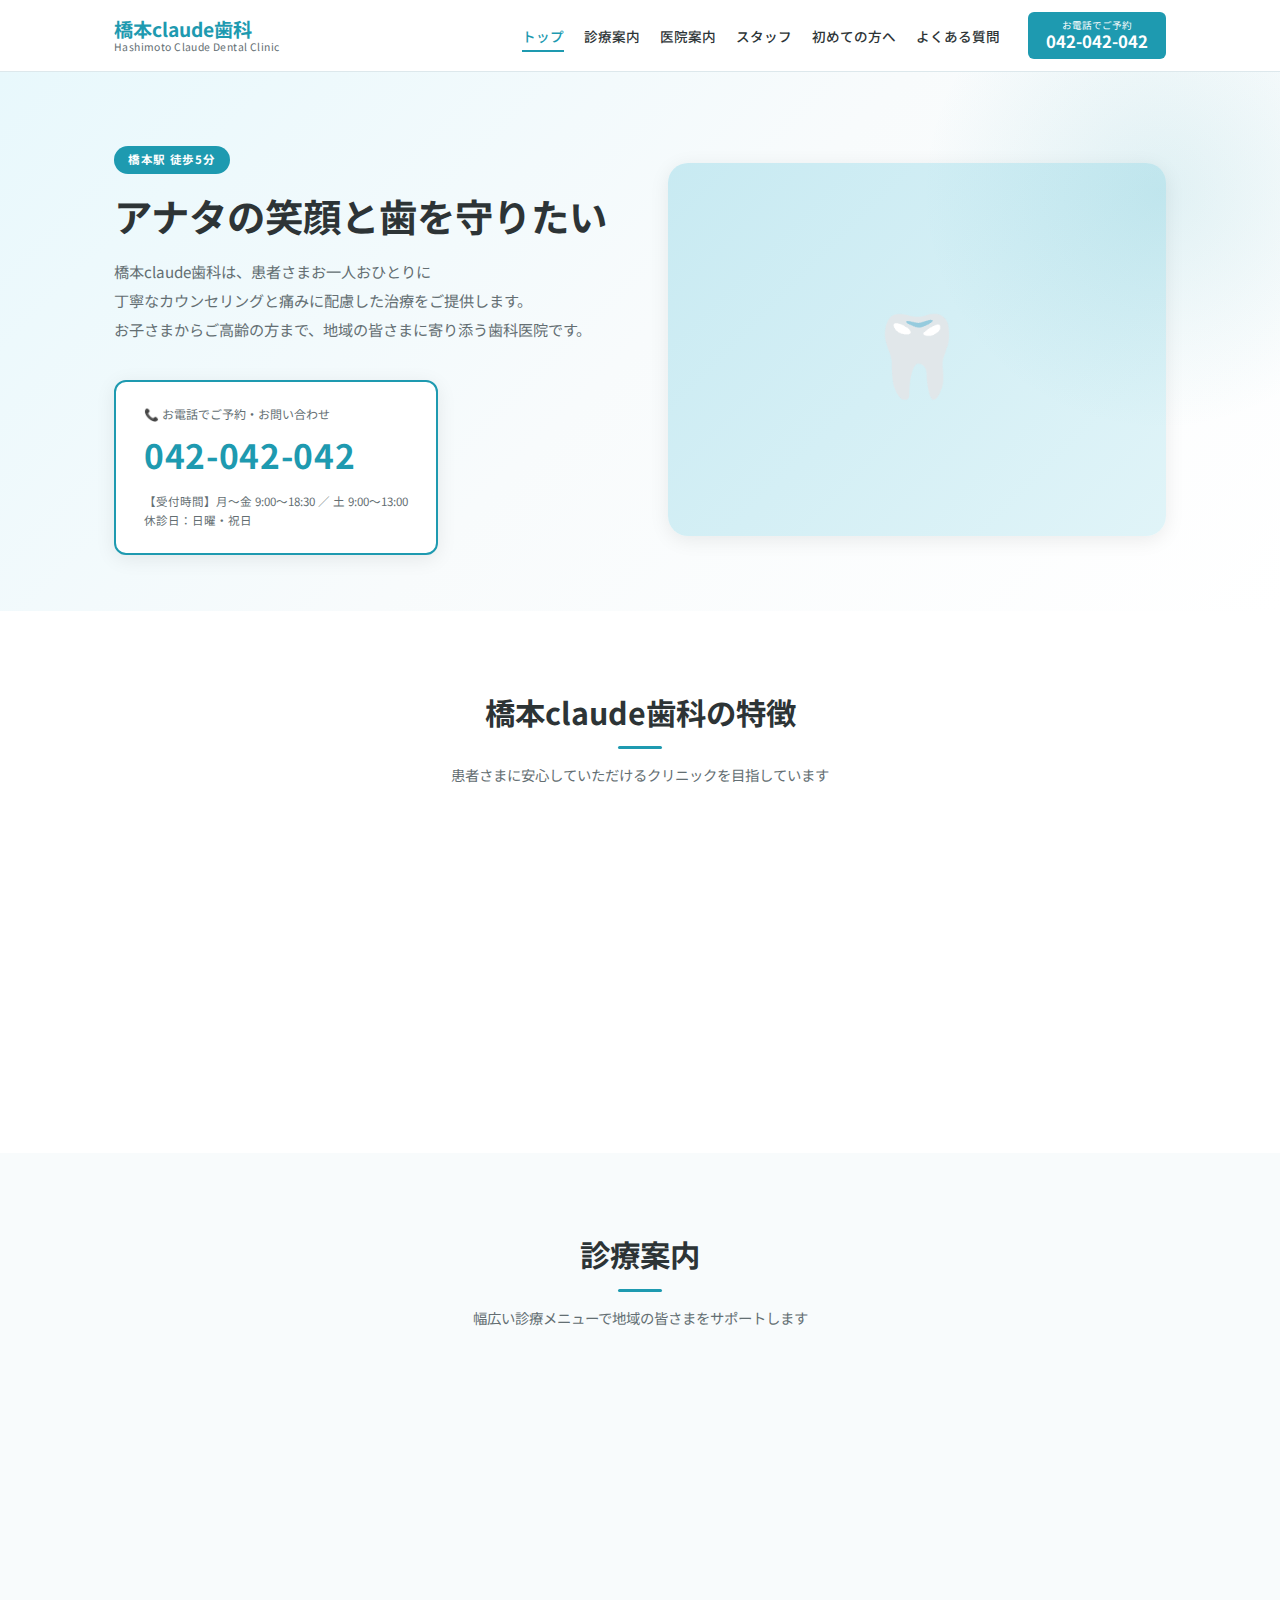
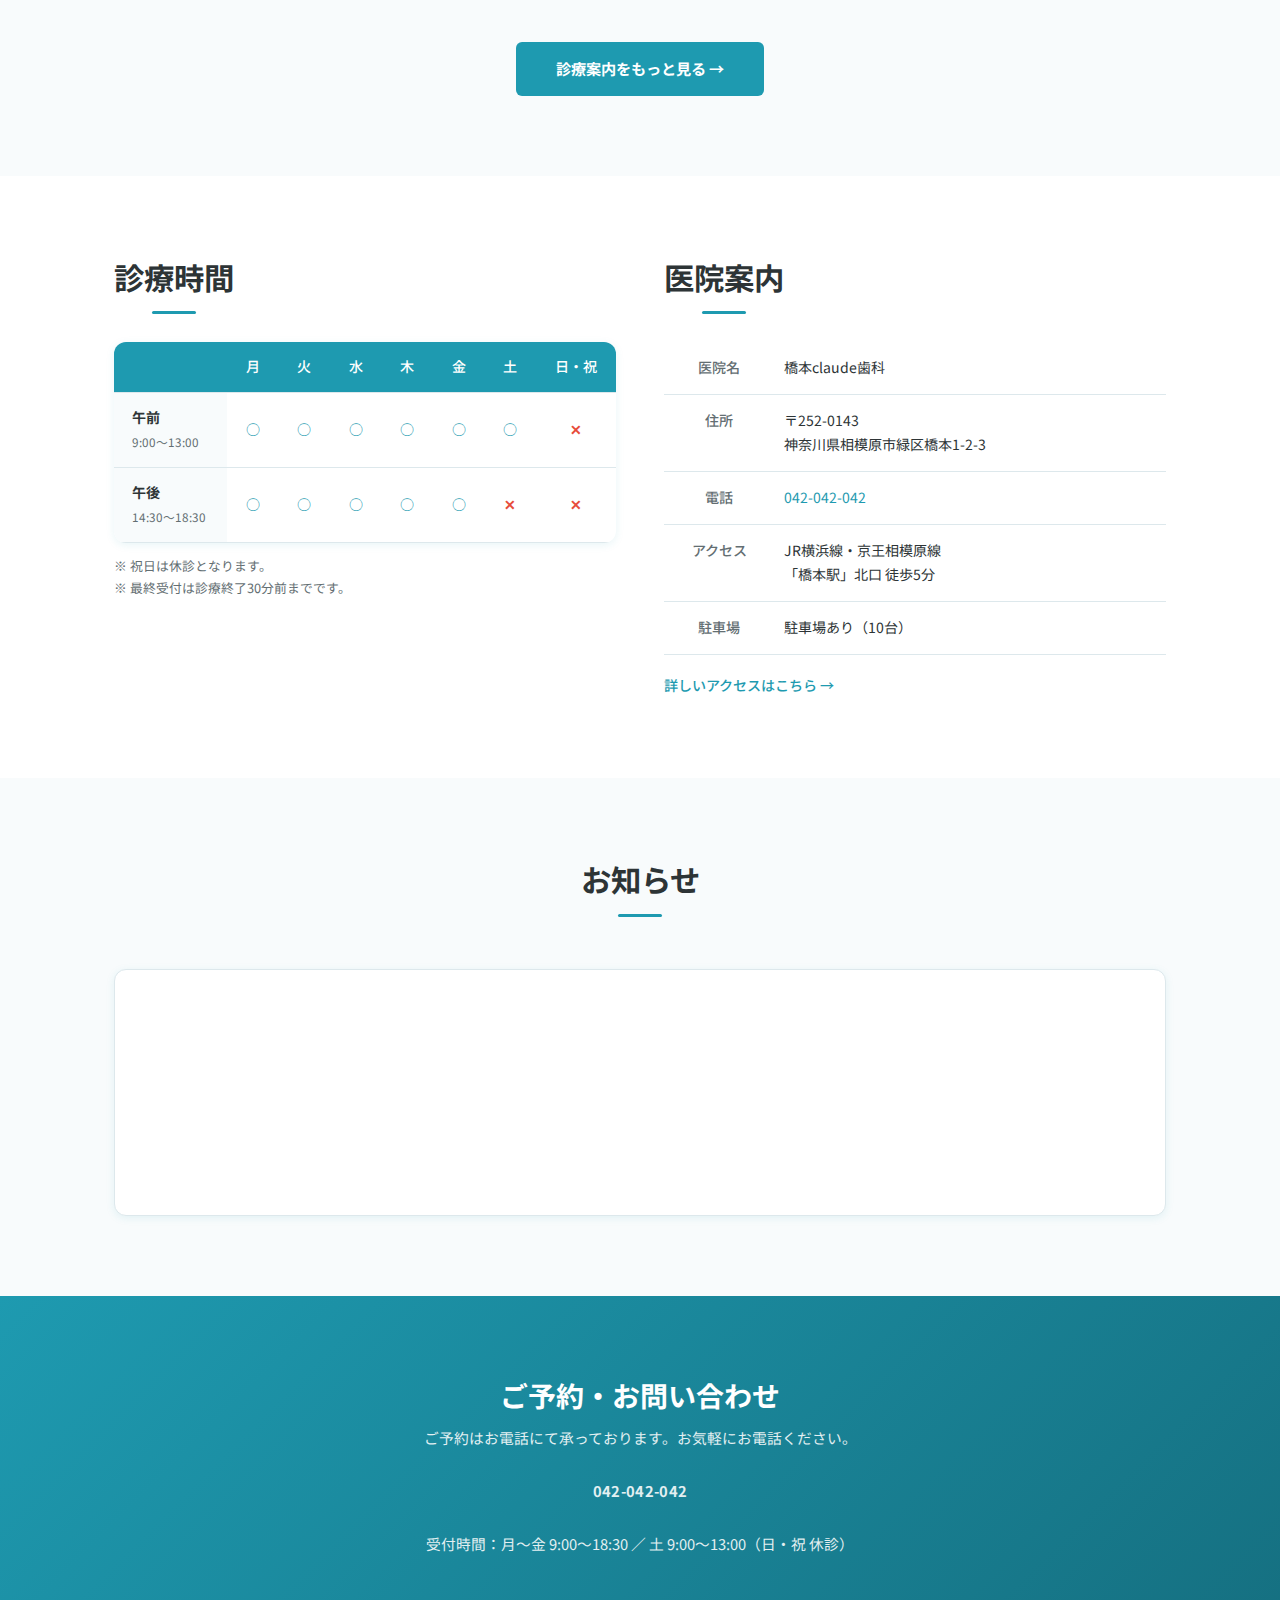
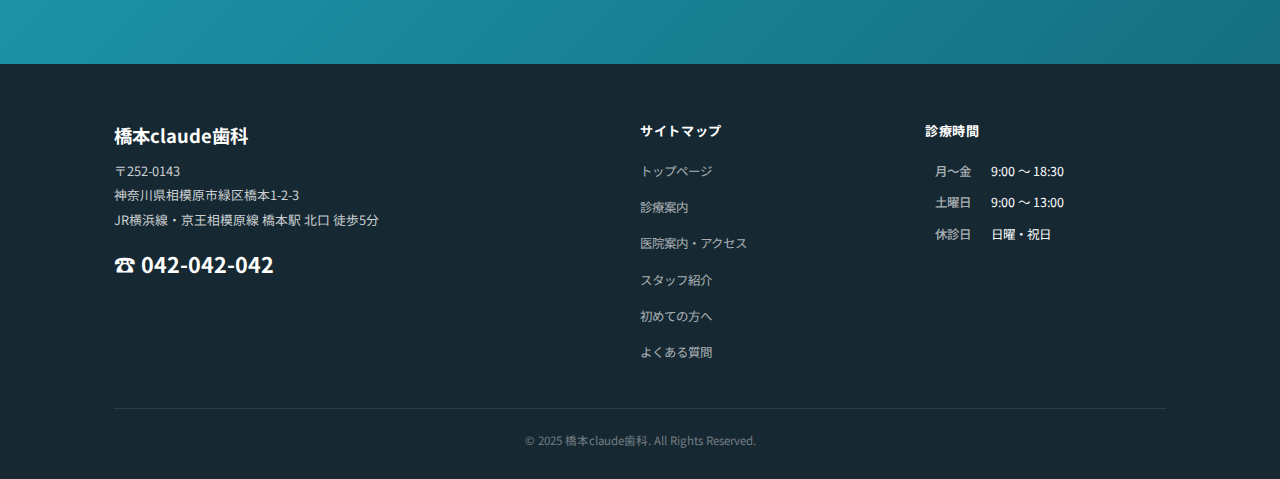
<file: index.html>
<!DOCTYPE html>
<html lang="ja">
<head>
  <meta charset="UTF-8">
  <meta name="viewport" content="width=device-width, initial-scale=1.0">
  <title>橋本claude歯科 | 神奈川県相模原市 橋本駅すぐの歯医者</title>
  <meta name="description" content="橋本claude歯科は神奈川県相模原市緑区橋本にある歯科クリニックです。一般歯科・小児歯科・予防歯科など幅広く対応。お電話にてご予約を承ります。">
  <link rel="preconnect" href="https://fonts.googleapis.com">
  <link rel="preconnect" href="https://fonts.gstatic.com" crossorigin>
  <link href="https://fonts.googleapis.com/css2?family=Noto+Sans+JP:wght@400;500;700&display=swap" rel="stylesheet">
  <link rel="stylesheet" href="css/style.css">
</head>
<body>

  <!-- ===== HEADER ===== -->
  <header class="header" id="header">
    <div class="header__inner">
      <a href="index.html" class="header__logo">
        <span class="header__logo-main">橋本claude歯科</span>
        <span class="header__logo-sub">Hashimoto Claude Dental Clinic</span>
      </a>
      <nav class="nav" aria-label="メインナビゲーション">
        <ul class="nav__list">
          <li><a href="index.html"      class="nav__link">トップ</a></li>
          <li><a href="treatment.html"  class="nav__link">診療案内</a></li>
          <li><a href="access.html"     class="nav__link">医院案内</a></li>
          <li><a href="staff.html"      class="nav__link">スタッフ</a></li>
          <li><a href="firstvisit.html" class="nav__link">初めての方へ</a></li>
          <li><a href="faq.html"        class="nav__link">よくある質問</a></li>
        </ul>
        <a href="tel:042-042-042" class="nav__tel">
          <small>お電話でご予約</small>
          042-042-042
        </a>
      </nav>
      <button class="hamburger" aria-label="メニューを開く" aria-expanded="false">
        <span class="hamburger__line"></span>
        <span class="hamburger__line"></span>
        <span class="hamburger__line"></span>
      </button>
    </div>
  </header>

  <!-- モバイルナビ -->
  <div class="mobile-nav" role="dialog" aria-label="モバイルメニュー">
    <ul class="mobile-nav__list">
      <li><a href="index.html"      class="mobile-nav__link">トップ</a></li>
      <li><a href="treatment.html"  class="mobile-nav__link">診療案内</a></li>
      <li><a href="access.html"     class="mobile-nav__link">医院案内・アクセス</a></li>
      <li><a href="staff.html"      class="mobile-nav__link">スタッフ紹介</a></li>
      <li><a href="firstvisit.html" class="mobile-nav__link">初めての方へ</a></li>
      <li><a href="faq.html"        class="mobile-nav__link">よくある質問</a></li>
    </ul>
    <a href="tel:042-042-042" class="mobile-nav__tel">
      <span>お電話でご予約</span>
      042-042-042
    </a>
  </div>

  <main>

    <!-- ===== HERO ===== -->
    <section class="hero">
      <div class="hero__inner">
        <div class="hero__content">
          <p class="hero__badge">橋本駅 徒歩5分</p>
          <h1 class="hero__title">
            アナタの笑顔と歯を守りたい
          </h1>
          <p class="hero__subtitle">
            橋本claude歯科は、患者さまお一人おひとりに<br>
            丁寧なカウンセリングと痛みに配慮した治療をご提供します。<br>
            お子さまからご高齢の方まで、地域の皆さまに寄り添う歯科医院です。
          </p>
          <div class="hero__tel-box">
            <p class="hero__tel-label">📞 お電話でご予約・お問い合わせ</p>
            <p class="hero__tel-number"><a href="tel:042-042-042">042-042-042</a></p>
            <p class="hero__tel-hours">
              【受付時間】月〜金 9:00〜18:30 ／ 土 9:00〜13:00<br>
              休診日：日曜・祝日
            </p>
          </div>
        </div>
        <div class="hero__image">
          <div class="hero__image-placeholder" aria-hidden="true">🦷</div>
        </div>
      </div>
    </section>

    <!-- ===== 特徴 ===== -->
    <section class="section">
      <div class="container">
        <div class="section-title">
          <h2>橋本claude歯科の特徴</h2>
          <p>患者さまに安心していただけるクリニックを目指しています</p>
        </div>
        <div class="features-grid">
          <div class="feature-card">
            <div class="feature-card__icon">😌</div>
            <h3 class="feature-card__title">痛みに配慮した治療</h3>
            <p class="feature-card__text">表面麻酔や電動注射器の使用など、痛みをできる限り抑えた治療を心がけています。</p>
          </div>
          <div class="feature-card">
            <div class="feature-card__icon">🔬</div>
            <h3 class="feature-card__title">最新の医療機器</h3>
            <p class="feature-card__text">デジタルレントゲン・口腔内カメラなど、最新機器で精度の高い診断・治療を提供します。</p>
          </div>
          <div class="feature-card">
            <div class="feature-card__icon">💬</div>
            <h3 class="feature-card__title">丁寧なカウンセリング</h3>
            <p class="feature-card__text">治療方針をわかりやすく説明し、患者さまが納得・安心して受診できる環境を整えています。</p>
          </div>
          <div class="feature-card">
            <div class="feature-card__icon">🛡️</div>
            <h3 class="feature-card__title">徹底した感染対策</h3>
            <p class="feature-card__text">高圧蒸気滅菌器による器具の完全滅菌や院内の定期消毒で、清潔な環境を維持しています。</p>
          </div>
        </div>
      </div>
    </section>

    <!-- ===== 診療メニュー（ダイジェスト） ===== -->
    <section class="section section--bg">
      <div class="container">
        <div class="section-title">
          <h2>診療案内</h2>
          <p>幅広い診療メニューで地域の皆さまをサポートします</p>
        </div>
        <div class="treatment-grid">
          <div class="treatment-card">
            <div class="treatment-card__icon">🦷</div>
            <h3 class="treatment-card__title">一般歯科</h3>
            <p class="treatment-card__text">虫歯・歯周病の予防から治療まで、歯の基本的なケアを幅広くご対応します。</p>
          </div>
          <div class="treatment-card">
            <div class="treatment-card__icon">👶</div>
            <h3 class="treatment-card__title">小児歯科</h3>
            <p class="treatment-card__text">お子さまが歯医者さんを好きになれるよう、楽しく通える環境作りを大切にしています。</p>
          </div>
          <div class="treatment-card">
            <div class="treatment-card__icon">✨</div>
            <h3 class="treatment-card__title">審美歯科・ホワイトニング</h3>
            <p class="treatment-card__text">セラミック治療やホワイトニングで、自然で美しい白い歯を実現します。</p>
          </div>
        </div>
        <div style="text-align:center; margin-top:36px;">
          <a href="treatment.html" style="display:inline-block; background:var(--primary); color:#fff; padding:14px 40px; border-radius:var(--radius-sm); font-weight:700; font-size:.95rem; transition:var(--transition);">
            診療案内をもっと見る →
          </a>
        </div>
      </div>
    </section>

    <!-- ===== 診療時間 ===== -->
    <section class="section">
      <div class="container">
        <div style="display:grid; grid-template-columns:1fr 1fr; gap:48px; align-items:start;">
          <div>
            <div class="section-title" style="text-align:left; margin-bottom:28px;">
              <h2>診療時間</h2>
            </div>
            <table class="hours-table">
              <thead>
                <tr>
                  <th></th>
                  <th>月</th><th>火</th><th>水</th>
                  <th>木</th><th>金</th><th>土</th><th>日・祝</th>
                </tr>
              </thead>
              <tbody>
                <tr>
                  <td>午前<br><small style="font-weight:400;color:var(--text-muted);">9:00〜13:00</small></td>
                  <td class="open">○</td><td class="open">○</td><td class="open">○</td>
                  <td class="open">○</td><td class="open">○</td><td class="open">○</td>
                  <td class="closed">✕</td>
                </tr>
                <tr>
                  <td>午後<br><small style="font-weight:400;color:var(--text-muted);">14:30〜18:30</small></td>
                  <td class="open">○</td><td class="open">○</td><td class="open">○</td>
                  <td class="open">○</td><td class="open">○</td><td class="closed">✕</td>
                  <td class="closed">✕</td>
                </tr>
              </tbody>
            </table>
            <p class="hours-note">※ 祝日は休診となります。<br>※ 最終受付は診療終了30分前までです。</p>
          </div>
          <div>
            <div class="section-title" style="text-align:left; margin-bottom:28px;">
              <h2>医院案内</h2>
            </div>
            <table class="clinic-info-table">
              <tr><th>医院名</th><td>橋本claude歯科</td></tr>
              <tr><th>住所</th><td>〒252-0143<br>神奈川県相模原市緑区橋本1-2-3</td></tr>
              <tr><th>電話</th><td><a href="tel:042-042-042">042-042-042</a></td></tr>
              <tr><th>アクセス</th><td>JR横浜線・京王相模原線<br>「橋本駅」北口 徒歩5分</td></tr>
              <tr><th>駐車場</th><td>駐車場あり（10台）</td></tr>
            </table>
            <div style="margin-top:16px;">
              <a href="access.html" style="font-size:.88rem; color:var(--primary); font-weight:500;">
                詳しいアクセスはこちら →
              </a>
            </div>
          </div>
        </div>
      </div>
    </section>

    <!-- ===== お知らせ ===== -->
    <section class="section section--bg">
      <div class="container">
        <div class="section-title">
          <h2>お知らせ</h2>
        </div>
        <div class="news-list">
          <div class="news-item">
            <span class="news-item__date">2025.12.01</span>
            <span class="news-item__category">お知らせ</span>
            <p class="news-item__title">年末年始の休診日のお知らせ（12月29日〜1月3日）</p>
          </div>
          <div class="news-item">
            <span class="news-item__date">2025.10.15</span>
            <span class="news-item__category">診療情報</span>
            <p class="news-item__title">マウスピース矯正（インビザライン）の取り扱いを開始しました</p>
          </div>
          <div class="news-item">
            <span class="news-item__date">2025.09.01</span>
            <span class="news-item__category">お知らせ</span>
            <p class="news-item__title">9月より診療時間を一部変更しました。詳しくは診療時間をご確認ください。</p>
          </div>
          <div class="news-item">
            <span class="news-item__date">2025.07.20</span>
            <span class="news-item__category">採用情報</span>
            <p class="news-item__title">歯科衛生士・歯科助手 募集中です。お気軽にお問い合わせください。</p>
          </div>
        </div>
      </div>
    </section>

    <!-- ===== CTA ===== -->
    <section class="cta-section">
      <div class="container">
        <h2>ご予約・お問い合わせ</h2>
        <p>ご予約はお電話にて承っております。お気軽にお電話ください。</p>
        <p class="cta-tel"><a href="tel:042-042-042">042-042-042</a></p>
        <p class="cta-hours">
          受付時間：月〜金 9:00〜18:30 ／ 土 9:00〜13:00（日・祝 休診）
        </p>
      </div>
    </section>

  </main>

  <!-- ===== FOOTER ===== -->
  <footer class="footer">
    <div class="footer__inner">
      <div class="footer__grid">
        <div class="footer__brand">
          <p class="footer__brand-name">橋本claude歯科</p>
          <p class="footer__brand-text">
            〒252-0143<br>
            神奈川県相模原市緑区橋本1-2-3<br>
            JR横浜線・京王相模原線 橋本駅 北口 徒歩5分
          </p>
          <a href="tel:042-042-042" class="footer__tel-link">☎ 042-042-042</a>
        </div>
        <div class="footer__nav">
          <p class="footer__nav-title">サイトマップ</p>
          <ul class="footer__nav-list">
            <li><a href="index.html"      class="footer__nav-link">トップページ</a></li>
            <li><a href="treatment.html"  class="footer__nav-link">診療案内</a></li>
            <li><a href="access.html"     class="footer__nav-link">医院案内・アクセス</a></li>
            <li><a href="staff.html"      class="footer__nav-link">スタッフ紹介</a></li>
            <li><a href="firstvisit.html" class="footer__nav-link">初めての方へ</a></li>
            <li><a href="faq.html"        class="footer__nav-link">よくある質問</a></li>
          </ul>
        </div>
        <div class="footer__hours">
          <p class="footer__nav-title">診療時間</p>
          <table class="footer-hours-table">
            <tr><th>月〜金</th><td>9:00 〜 18:30</td></tr>
            <tr><th>土曜日</th><td>9:00 〜 13:00</td></tr>
            <tr><th>休診日</th><td>日曜・祝日</td></tr>
          </table>
        </div>
      </div>
      <div class="footer__bottom">
        <p>&copy; 2025 橋本claude歯科. All Rights Reserved.</p>
      </div>
    </div>
  </footer>

  <script src="js/main.js"></script>
</body>
</html>
</file>
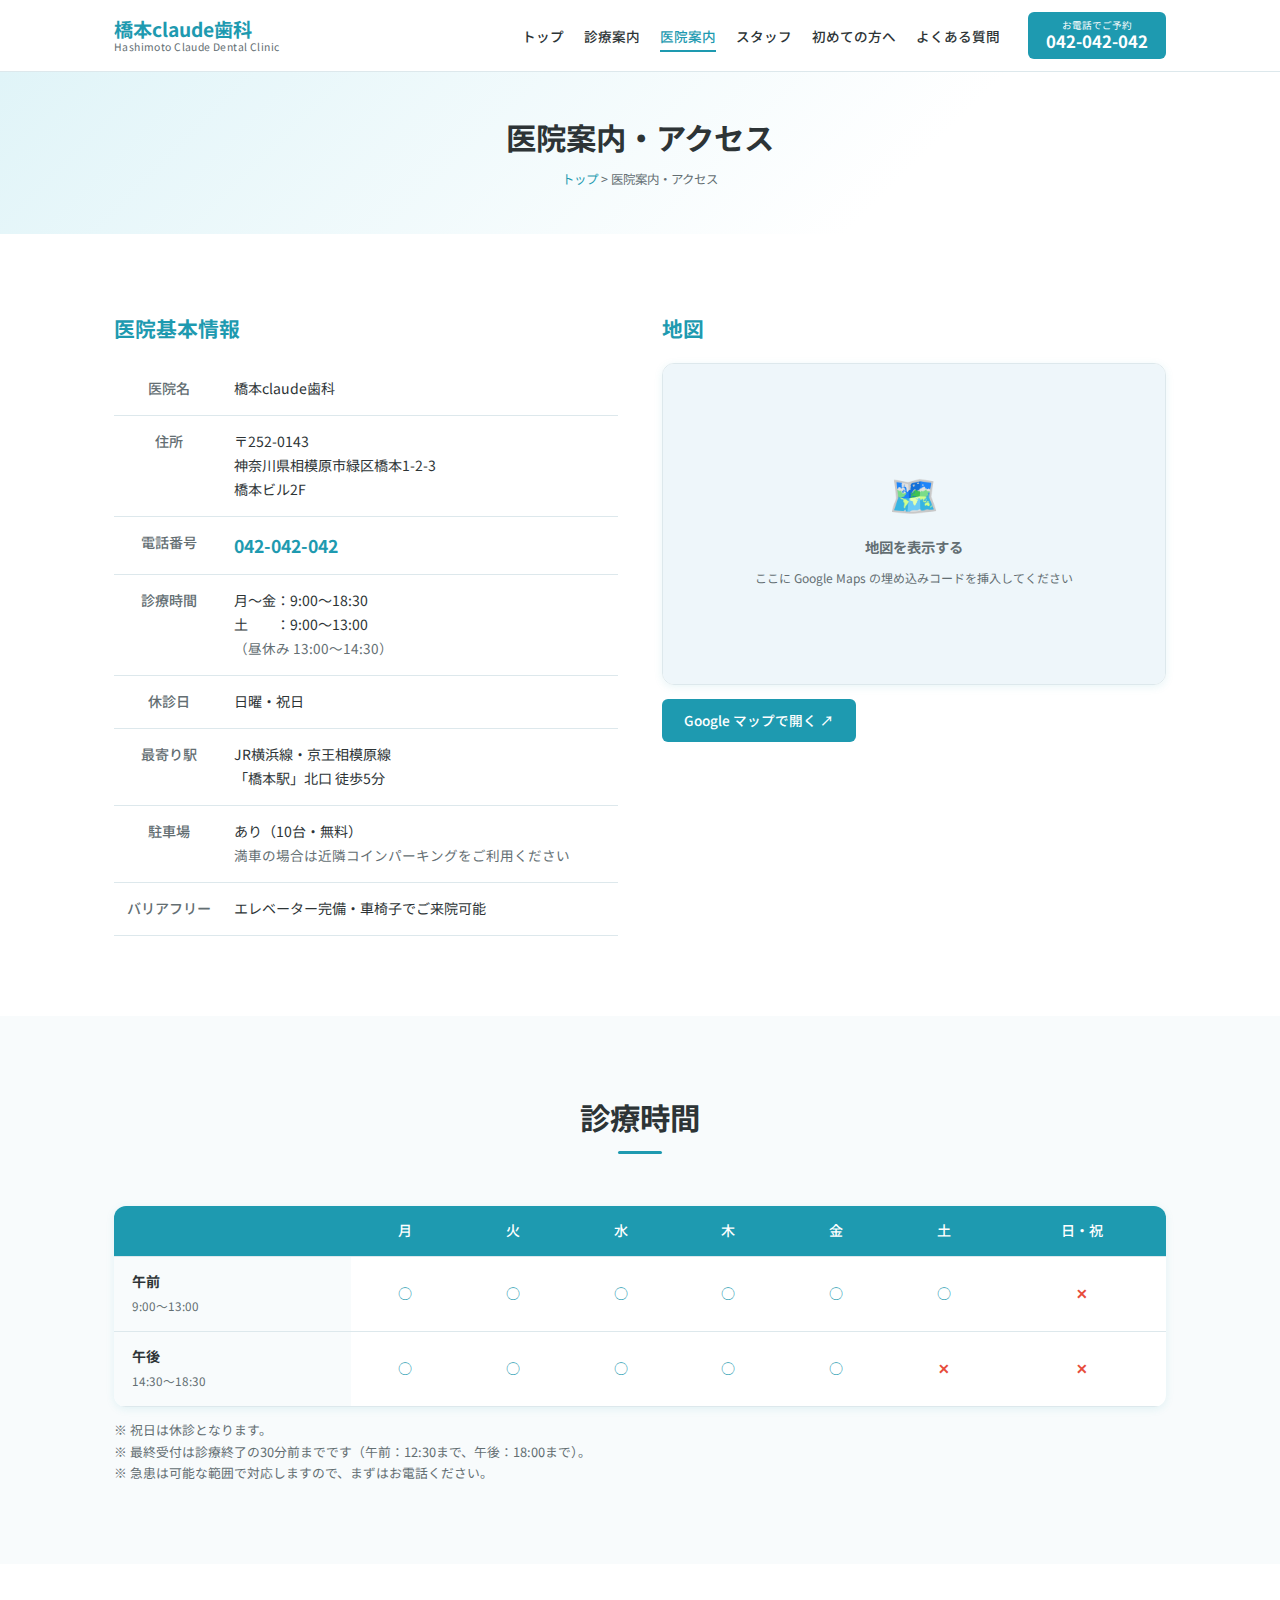
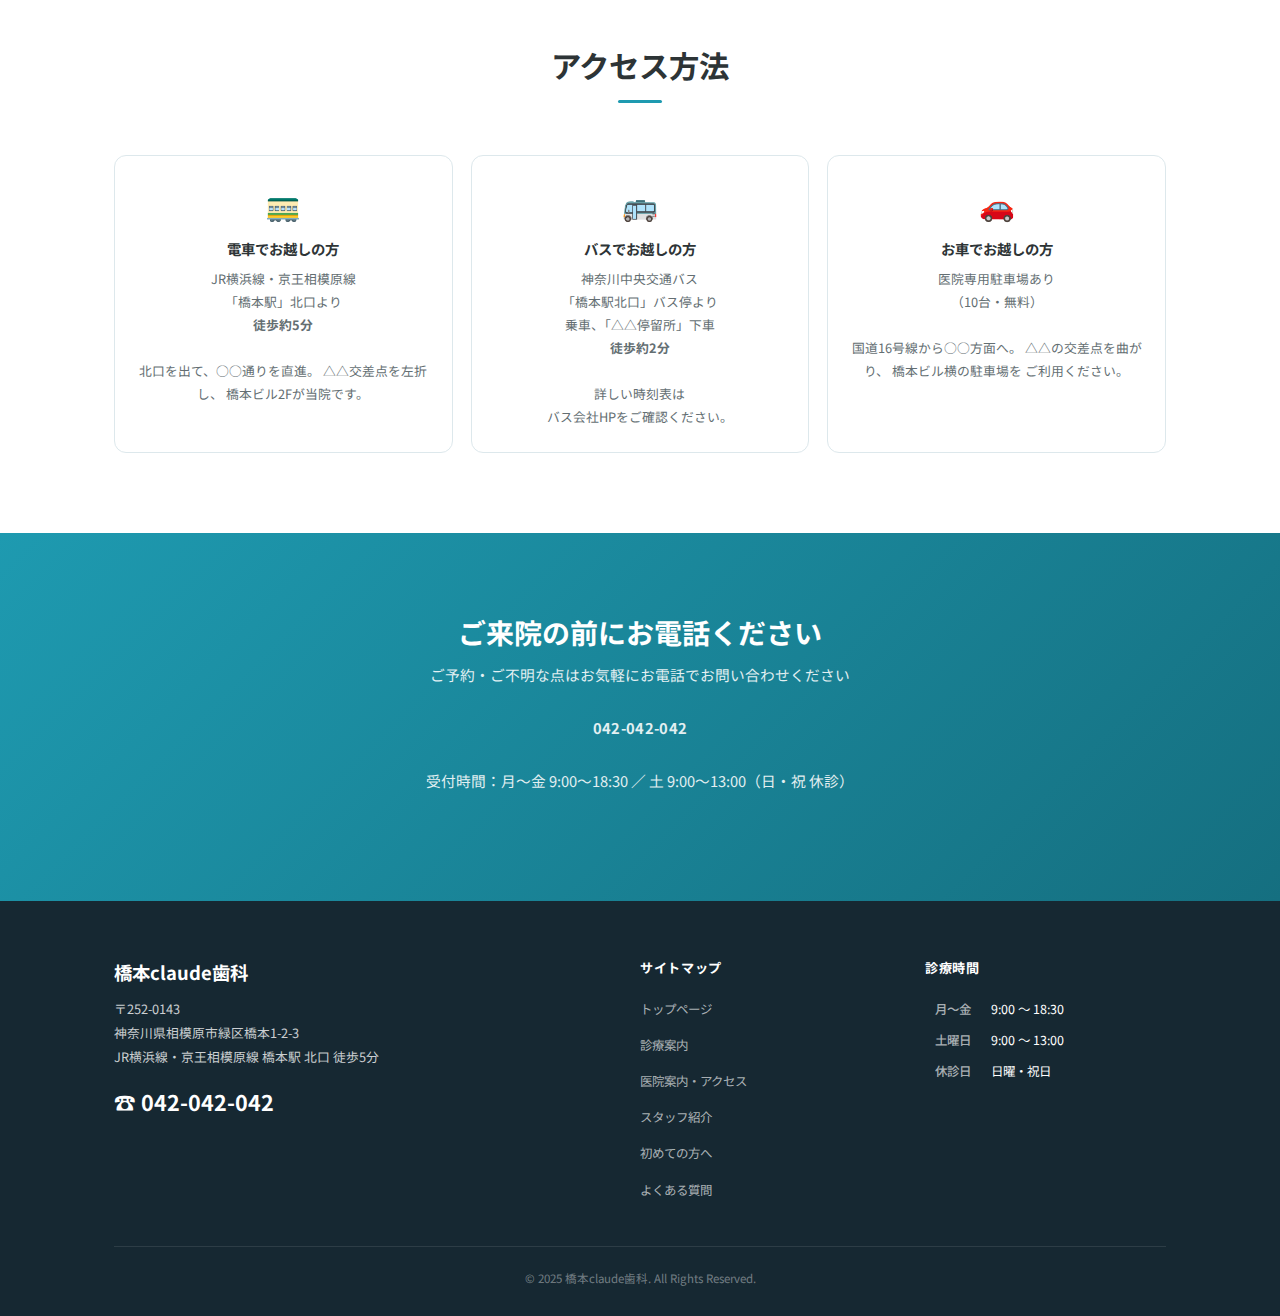
<file: access.html>
<!DOCTYPE html>
<html lang="ja">
<head>
  <meta charset="UTF-8">
  <meta name="viewport" content="width=device-width, initial-scale=1.0">
  <title>医院案内・アクセス | 橋本claude歯科</title>
  <meta name="description" content="橋本claude歯科の医院案内・アクセス情報。神奈川県相模原市緑区橋本、橋本駅北口より徒歩5分です。診療時間・駐車場情報もご確認ください。">
  <link rel="preconnect" href="https://fonts.googleapis.com">
  <link rel="preconnect" href="https://fonts.gstatic.com" crossorigin>
  <link href="https://fonts.googleapis.com/css2?family=Noto+Sans+JP:wght@400;500;700&display=swap" rel="stylesheet">
  <link rel="stylesheet" href="css/style.css">
</head>
<body>

  <!-- ===== HEADER ===== -->
  <header class="header" id="header">
    <div class="header__inner">
      <a href="index.html" class="header__logo">
        <span class="header__logo-main">橋本claude歯科</span>
        <span class="header__logo-sub">Hashimoto Claude Dental Clinic</span>
      </a>
      <nav class="nav" aria-label="メインナビゲーション">
        <ul class="nav__list">
          <li><a href="index.html"      class="nav__link">トップ</a></li>
          <li><a href="treatment.html"  class="nav__link">診療案内</a></li>
          <li><a href="access.html"     class="nav__link">医院案内</a></li>
          <li><a href="staff.html"      class="nav__link">スタッフ</a></li>
          <li><a href="firstvisit.html" class="nav__link">初めての方へ</a></li>
          <li><a href="faq.html"        class="nav__link">よくある質問</a></li>
        </ul>
        <a href="tel:042-042-042" class="nav__tel">
          <small>お電話でご予約</small>
          042-042-042
        </a>
      </nav>
      <button class="hamburger" aria-label="メニューを開く" aria-expanded="false">
        <span class="hamburger__line"></span>
        <span class="hamburger__line"></span>
        <span class="hamburger__line"></span>
      </button>
    </div>
  </header>

  <div class="mobile-nav" role="dialog" aria-label="モバイルメニュー">
    <ul class="mobile-nav__list">
      <li><a href="index.html"      class="mobile-nav__link">トップ</a></li>
      <li><a href="treatment.html"  class="mobile-nav__link">診療案内</a></li>
      <li><a href="access.html"     class="mobile-nav__link">医院案内・アクセス</a></li>
      <li><a href="staff.html"      class="mobile-nav__link">スタッフ紹介</a></li>
      <li><a href="firstvisit.html" class="mobile-nav__link">初めての方へ</a></li>
      <li><a href="faq.html"        class="mobile-nav__link">よくある質問</a></li>
    </ul>
    <a href="tel:042-042-042" class="mobile-nav__tel">
      <span>お電話でご予約</span>
      042-042-042
    </a>
  </div>

  <main>

    <!-- ===== PAGE HEADER ===== -->
    <div class="page-header">
      <div class="container">
        <h1 class="page-header__title">医院案内・アクセス</h1>
        <p class="page-header__breadcrumb">
          <a href="index.html">トップ</a> &gt; 医院案内・アクセス
        </p>
      </div>
    </div>

    <!-- ===== 医院情報 + 地図 ===== -->
    <section class="section">
      <div class="container">
        <div class="access-grid">

          <!-- 基本情報 -->
          <div>
            <h2 style="font-size:1.3rem; margin-bottom:20px; color:var(--primary);">医院基本情報</h2>
            <table class="clinic-info-table">
              <tr>
                <th>医院名</th>
                <td>橋本claude歯科</td>
              </tr>
              <tr>
                <th>住所</th>
                <td>〒252-0143<br>神奈川県相模原市緑区橋本1-2-3<br>橋本ビル2F</td>
              </tr>
              <tr>
                <th>電話番号</th>
                <td><a href="tel:042-042-042" style="font-weight:700; font-size:1.1rem;">042-042-042</a></td>
              </tr>
              <tr>
                <th>診療時間</th>
                <td>
                  月〜金：9:00〜18:30<br>
                  土　　：9:00〜13:00<br>
                  <span style="color:var(--text-muted); font-size:.85rem;">（昼休み 13:00〜14:30）</span>
                </td>
              </tr>
              <tr>
                <th>休診日</th>
                <td>日曜・祝日</td>
              </tr>
              <tr>
                <th>最寄り駅</th>
                <td>
                  JR横浜線・京王相模原線<br>
                  「橋本駅」北口 徒歩5分
                </td>
              </tr>
              <tr>
                <th>駐車場</th>
                <td>あり（10台・無料）<br>
                  <span style="color:var(--text-muted); font-size:.85rem;">満車の場合は近隣コインパーキングをご利用ください</span>
                </td>
              </tr>
              <tr>
                <th>バリアフリー</th>
                <td>エレベーター完備・車椅子でご来院可能</td>
              </tr>
            </table>
          </div>

          <!-- 地図 -->
          <div>
            <h2 style="font-size:1.3rem; margin-bottom:20px; color:var(--primary);">地図</h2>
            <div class="map-area">
              <!--
                実際に公開する際は、下記のプレースホルダーを
                Google Maps の埋め込みコードに置き換えてください。
                例: <iframe src="https://www.google.com/maps/embed?pb=..." ...></iframe>
              -->
              <div class="map-placeholder">
                <span>🗺️</span>
                <strong>地図を表示する</strong>
                <small>ここに Google Maps の埋め込みコードを挿入してください</small>
              </div>
            </div>
            <div style="margin-top:14px;">
              <a
                href="https://maps.google.co.jp/maps?q=神奈川県相模原市緑区橋本"
                target="_blank"
                rel="noopener"
                style="display:inline-block; background:var(--primary); color:#fff; padding:10px 22px; border-radius:var(--radius-sm); font-size:.85rem; font-weight:500;"
              >
                Google マップで開く ↗
              </a>
            </div>
          </div>

        </div>
      </div>
    </section>

    <!-- ===== 診療時間 ===== -->
    <section class="section section--bg">
      <div class="container">
        <div class="section-title">
          <h2>診療時間</h2>
        </div>
        <table class="hours-table">
          <thead>
            <tr>
              <th></th>
              <th>月</th><th>火</th><th>水</th>
              <th>木</th><th>金</th><th>土</th><th>日・祝</th>
            </tr>
          </thead>
          <tbody>
            <tr>
              <td>午前<br><small style="font-weight:400;color:var(--text-muted);">9:00〜13:00</small></td>
              <td class="open">○</td><td class="open">○</td><td class="open">○</td>
              <td class="open">○</td><td class="open">○</td><td class="open">○</td>
              <td class="closed">✕</td>
            </tr>
            <tr>
              <td>午後<br><small style="font-weight:400;color:var(--text-muted);">14:30〜18:30</small></td>
              <td class="open">○</td><td class="open">○</td><td class="open">○</td>
              <td class="open">○</td><td class="open">○</td><td class="closed">✕</td>
              <td class="closed">✕</td>
            </tr>
          </tbody>
        </table>
        <p class="hours-note">
          ※ 祝日は休診となります。<br>
          ※ 最終受付は診療終了の30分前までです（午前：12:30まで、午後：18:00まで）。<br>
          ※ 急患は可能な範囲で対応しますので、まずはお電話ください。
        </p>
      </div>
    </section>

    <!-- ===== アクセス方法 ===== -->
    <section class="section">
      <div class="container">
        <div class="section-title">
          <h2>アクセス方法</h2>
        </div>
        <div class="access-methods">
          <div class="access-method">
            <div class="access-method__icon">🚃</div>
            <h3 class="access-method__title">電車でお越しの方</h3>
            <p class="access-method__text">
              JR横浜線・京王相模原線<br>
              「橋本駅」北口より<br>
              <strong>徒歩約5分</strong><br><br>
              北口を出て、○○通りを直進。
              △△交差点を左折し、
              橋本ビル2Fが当院です。
            </p>
          </div>
          <div class="access-method">
            <div class="access-method__icon">🚌</div>
            <h3 class="access-method__title">バスでお越しの方</h3>
            <p class="access-method__text">
              神奈川中央交通バス<br>
              「橋本駅北口」バス停より<br>
              乗車、「△△停留所」下車<br>
              <strong>徒歩約2分</strong><br><br>
              詳しい時刻表は<br>
              バス会社HPをご確認ください。
            </p>
          </div>
          <div class="access-method">
            <div class="access-method__icon">🚗</div>
            <h3 class="access-method__title">お車でお越しの方</h3>
            <p class="access-method__text">
              医院専用駐車場あり<br>
              （10台・無料）<br><br>
              国道16号線から○○方面へ。
              △△の交差点を曲がり、
              橋本ビル横の駐車場を
              ご利用ください。
            </p>
          </div>
        </div>
      </div>
    </section>

    <!-- ===== CTA ===== -->
    <section class="cta-section">
      <div class="container">
        <h2>ご来院の前にお電話ください</h2>
        <p>ご予約・ご不明な点はお気軽にお電話でお問い合わせください</p>
        <p class="cta-tel"><a href="tel:042-042-042">042-042-042</a></p>
        <p class="cta-hours">受付時間：月〜金 9:00〜18:30 ／ 土 9:00〜13:00（日・祝 休診）</p>
      </div>
    </section>

  </main>

  <footer class="footer">
    <div class="footer__inner">
      <div class="footer__grid">
        <div class="footer__brand">
          <p class="footer__brand-name">橋本claude歯科</p>
          <p class="footer__brand-text">〒252-0143<br>神奈川県相模原市緑区橋本1-2-3<br>JR横浜線・京王相模原線 橋本駅 北口 徒歩5分</p>
          <a href="tel:042-042-042" class="footer__tel-link">☎ 042-042-042</a>
        </div>
        <div class="footer__nav">
          <p class="footer__nav-title">サイトマップ</p>
          <ul class="footer__nav-list">
            <li><a href="index.html"      class="footer__nav-link">トップページ</a></li>
            <li><a href="treatment.html"  class="footer__nav-link">診療案内</a></li>
            <li><a href="access.html"     class="footer__nav-link">医院案内・アクセス</a></li>
            <li><a href="staff.html"      class="footer__nav-link">スタッフ紹介</a></li>
            <li><a href="firstvisit.html" class="footer__nav-link">初めての方へ</a></li>
            <li><a href="faq.html"        class="footer__nav-link">よくある質問</a></li>
          </ul>
        </div>
        <div class="footer__hours">
          <p class="footer__nav-title">診療時間</p>
          <table class="footer-hours-table">
            <tr><th>月〜金</th><td>9:00 〜 18:30</td></tr>
            <tr><th>土曜日</th><td>9:00 〜 13:00</td></tr>
            <tr><th>休診日</th><td>日曜・祝日</td></tr>
          </table>
        </div>
      </div>
      <div class="footer__bottom">
        <p>&copy; 2025 橋本claude歯科. All Rights Reserved.</p>
      </div>
    </div>
  </footer>

  <script src="js/main.js"></script>
</body>
</html>
</file>
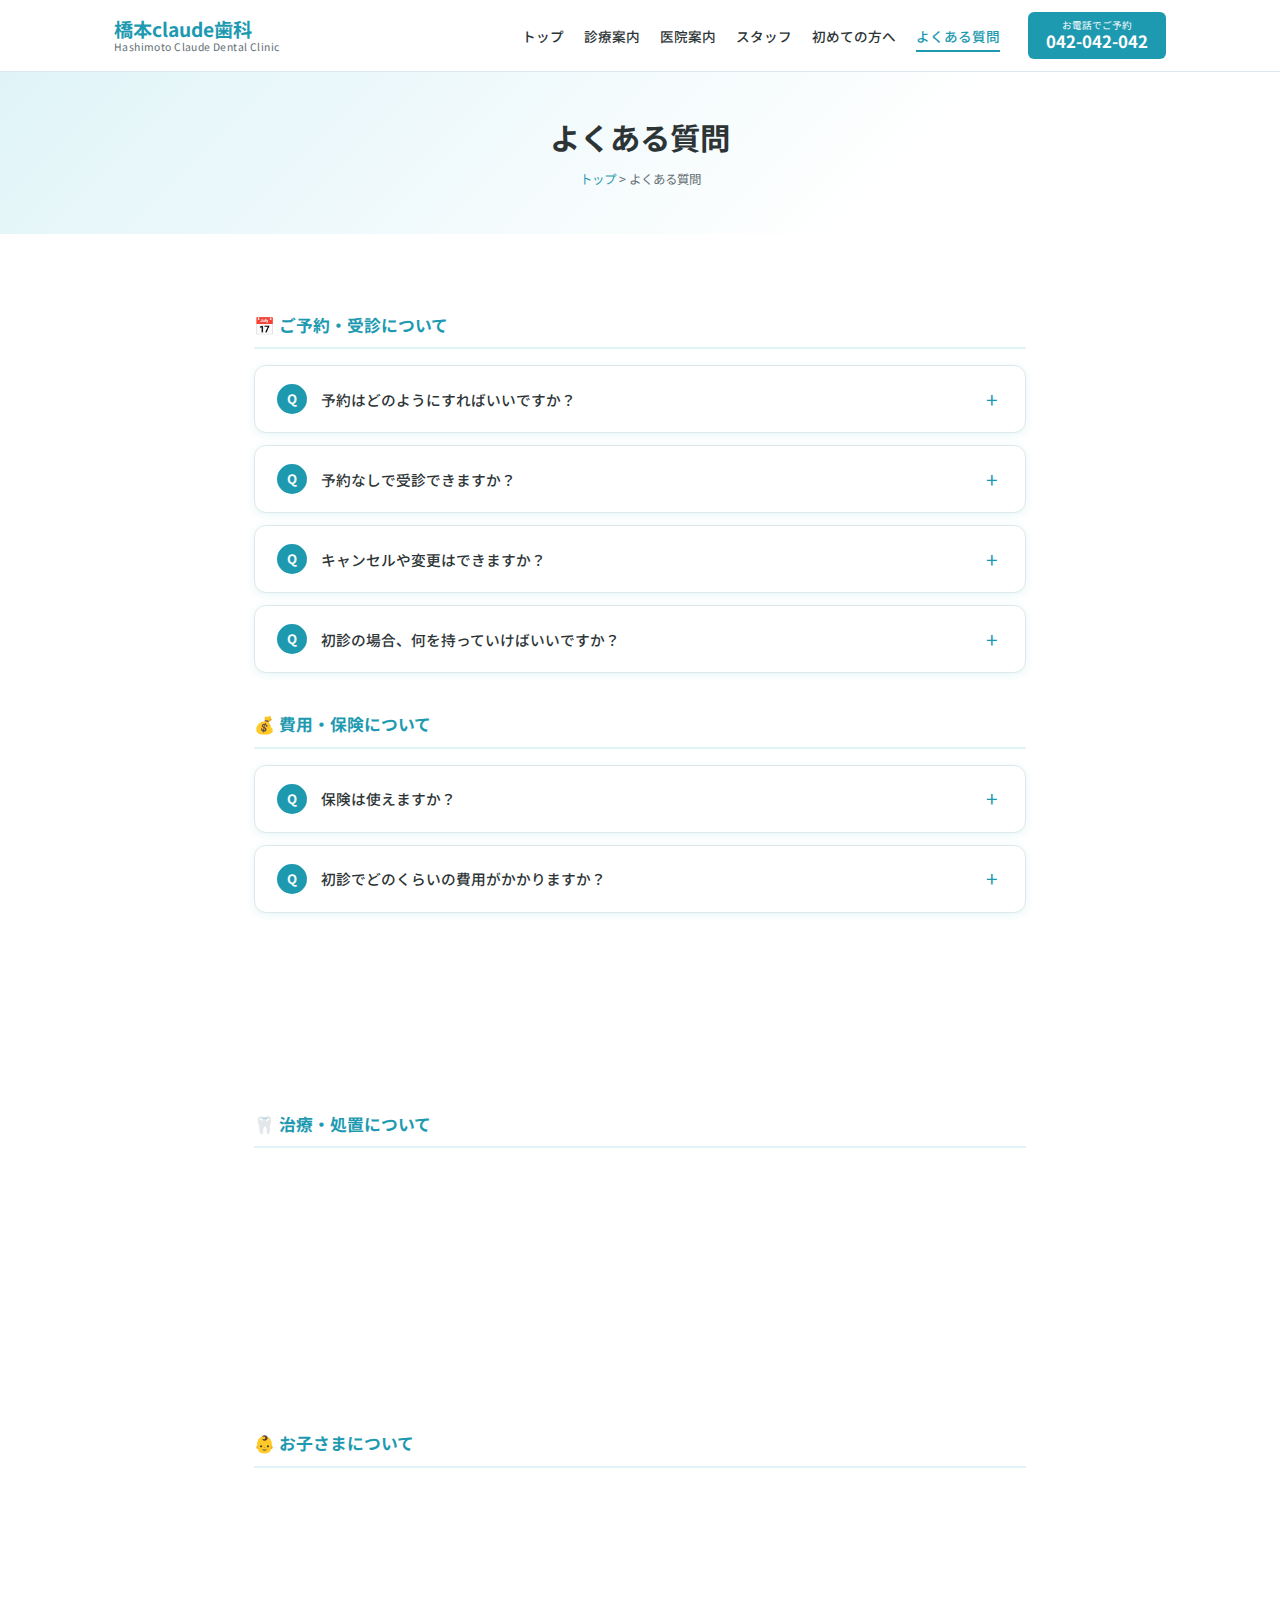
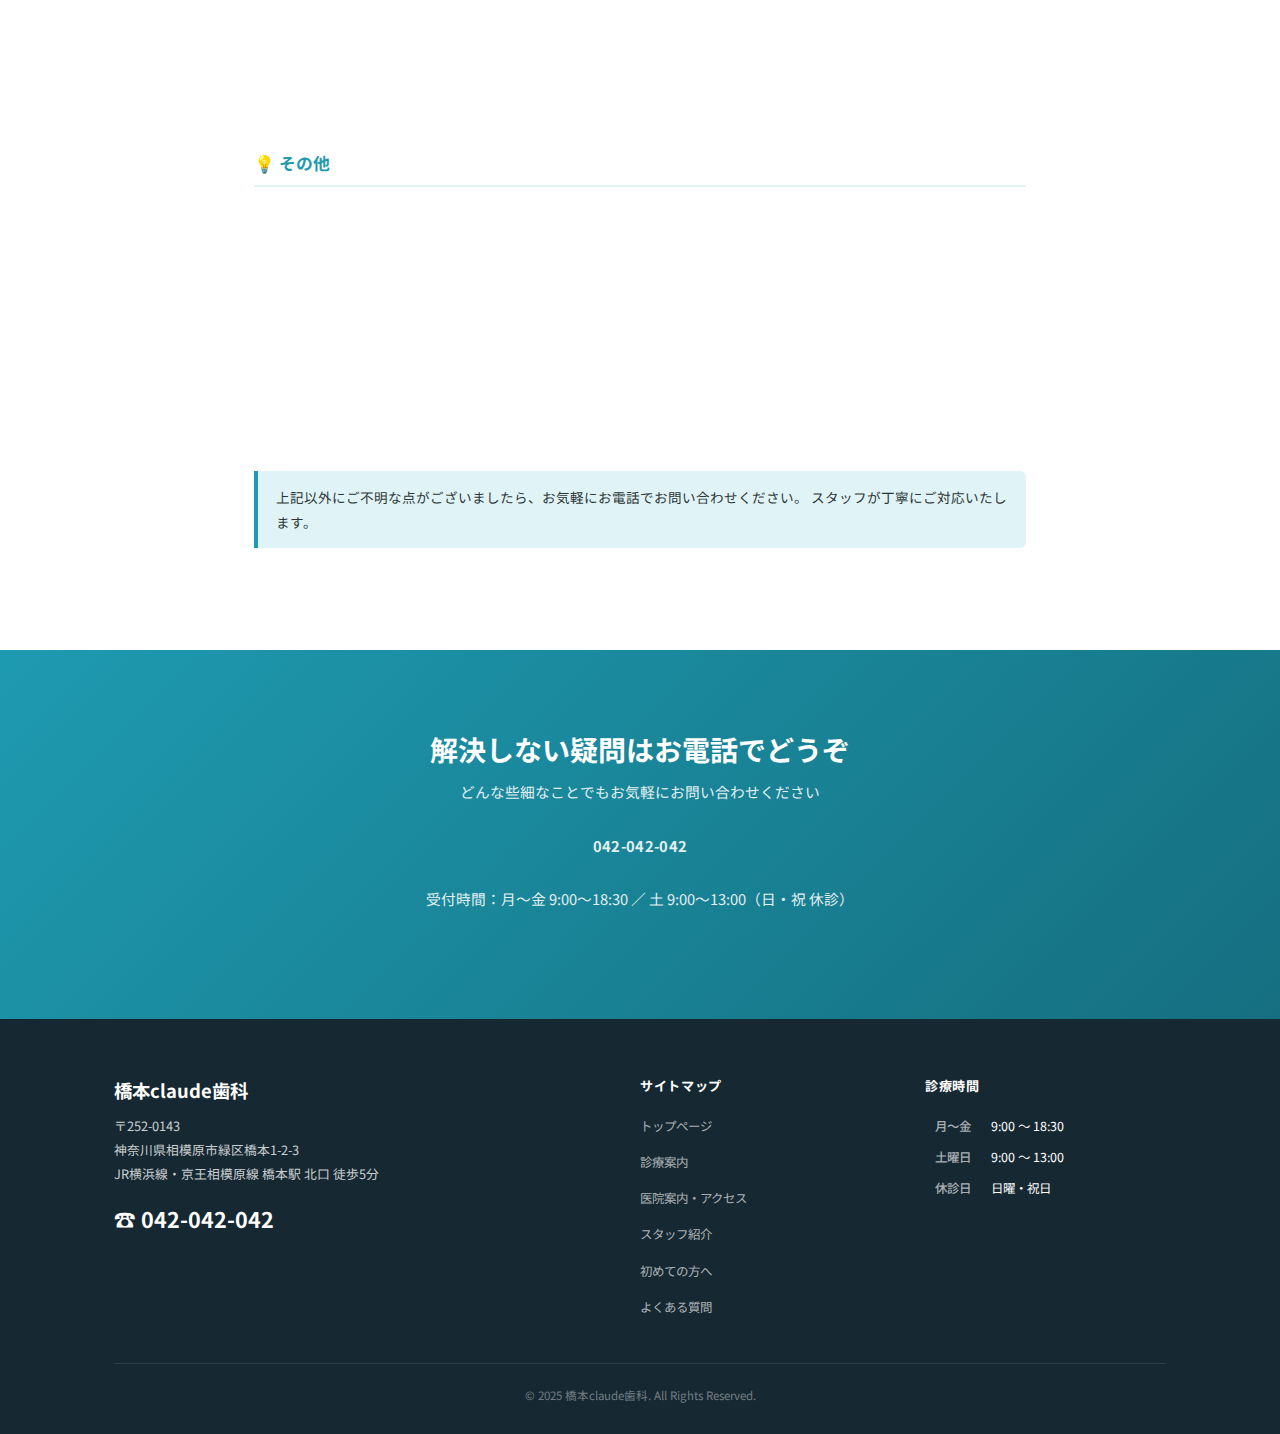
<file: faq.html>
<!DOCTYPE html>
<html lang="ja">
<head>
  <meta charset="UTF-8">
  <meta name="viewport" content="width=device-width, initial-scale=1.0">
  <title>よくある質問 | 橋本claude歯科</title>
  <meta name="description" content="橋本claude歯科によくあるご質問をまとめました。予約方法・費用・治療内容・小児歯科など、お気軽にご覧ください。">
  <link rel="preconnect" href="https://fonts.googleapis.com">
  <link rel="preconnect" href="https://fonts.gstatic.com" crossorigin>
  <link href="https://fonts.googleapis.com/css2?family=Noto+Sans+JP:wght@400;500;700&display=swap" rel="stylesheet">
  <link rel="stylesheet" href="css/style.css">
  <style>
    .faq-category-title {
      font-size: 1.05rem;
      font-weight: 700;
      color: var(--primary);
      margin: 40px 0 16px;
      padding-bottom: 10px;
      border-bottom: 2px solid var(--primary-light);
      display: flex;
      align-items: center;
      gap: 8px;
    }
    .faq-category-title:first-child { margin-top: 0; }
  </style>
</head>
<body>

  <!-- ===== HEADER ===== -->
  <header class="header" id="header">
    <div class="header__inner">
      <a href="index.html" class="header__logo">
        <span class="header__logo-main">橋本claude歯科</span>
        <span class="header__logo-sub">Hashimoto Claude Dental Clinic</span>
      </a>
      <nav class="nav" aria-label="メインナビゲーション">
        <ul class="nav__list">
          <li><a href="index.html"      class="nav__link">トップ</a></li>
          <li><a href="treatment.html"  class="nav__link">診療案内</a></li>
          <li><a href="access.html"     class="nav__link">医院案内</a></li>
          <li><a href="staff.html"      class="nav__link">スタッフ</a></li>
          <li><a href="firstvisit.html" class="nav__link">初めての方へ</a></li>
          <li><a href="faq.html"        class="nav__link">よくある質問</a></li>
        </ul>
        <a href="tel:042-042-042" class="nav__tel">
          <small>お電話でご予約</small>
          042-042-042
        </a>
      </nav>
      <button class="hamburger" aria-label="メニューを開く" aria-expanded="false">
        <span class="hamburger__line"></span>
        <span class="hamburger__line"></span>
        <span class="hamburger__line"></span>
      </button>
    </div>
  </header>

  <div class="mobile-nav" role="dialog" aria-label="モバイルメニュー">
    <ul class="mobile-nav__list">
      <li><a href="index.html"      class="mobile-nav__link">トップ</a></li>
      <li><a href="treatment.html"  class="mobile-nav__link">診療案内</a></li>
      <li><a href="access.html"     class="mobile-nav__link">医院案内・アクセス</a></li>
      <li><a href="staff.html"      class="mobile-nav__link">スタッフ紹介</a></li>
      <li><a href="firstvisit.html" class="mobile-nav__link">初めての方へ</a></li>
      <li><a href="faq.html"        class="mobile-nav__link">よくある質問</a></li>
    </ul>
    <a href="tel:042-042-042" class="mobile-nav__tel">
      <span>お電話でご予約</span>
      042-042-042
    </a>
  </div>

  <main>

    <!-- ===== PAGE HEADER ===== -->
    <div class="page-header">
      <div class="container">
        <h1 class="page-header__title">よくある質問</h1>
        <p class="page-header__breadcrumb">
          <a href="index.html">トップ</a> &gt; よくある質問
        </p>
      </div>
    </div>

    <!-- ===== FAQ ===== -->
    <section class="section">
      <div class="container" style="max-width:820px;">

        <!-- ご予約・受診について -->
        <h2 class="faq-category-title">📅 ご予約・受診について</h2>
        <div class="faq-list">

          <div class="faq-item">
            <div class="faq-question" role="button" tabindex="0" aria-expanded="false">
              <div class="faq-q-icon">Q</div>
              <p class="faq-question-text">予約はどのようにすればいいですか？</p>
              <span class="faq-toggle" aria-hidden="true">+</span>
            </div>
            <div class="faq-answer" role="region">
              <p>
                当院はお電話（042-042-042）にてご予約を承っています。
                受付時間は月〜金 9:00〜18:30、土 9:00〜13:00です（日・祝休診）。
                「初めて受診したい」「○○が痛い」など、お気軽にお電話ください。
                ご都合に合わせた日時でご予約いたします。
              </p>
            </div>
          </div>

          <div class="faq-item">
            <div class="faq-question" role="button" tabindex="0" aria-expanded="false">
              <div class="faq-q-icon">Q</div>
              <p class="faq-question-text">予約なしで受診できますか？</p>
              <span class="faq-toggle" aria-hidden="true">+</span>
            </div>
            <div class="faq-answer" role="region">
              <p>
                基本的にはご予約をお願いしておりますが、急な歯の痛みや緊急の場合はお電話いただければ、
                できる限り当日対応いたします。まずはお電話でご相談ください。
                予約患者さまを優先するため、お待ちいただく場合がございます。
              </p>
            </div>
          </div>

          <div class="faq-item">
            <div class="faq-question" role="button" tabindex="0" aria-expanded="false">
              <div class="faq-q-icon">Q</div>
              <p class="faq-question-text">キャンセルや変更はできますか？</p>
              <span class="faq-toggle" aria-hidden="true">+</span>
            </div>
            <div class="faq-answer" role="region">
              <p>
                ご予約の変更・キャンセルは、なるべく前日までにお電話でご連絡ください。
                急な体調不良などはお気軽にご連絡いただければ対応いたします。
                繰り返しの無断キャンセルはご予約をお取りできなくなる場合がございます。
              </p>
            </div>
          </div>

          <div class="faq-item">
            <div class="faq-question" role="button" tabindex="0" aria-expanded="false">
              <div class="faq-q-icon">Q</div>
              <p class="faq-question-text">初診の場合、何を持っていけばいいですか？</p>
              <span class="faq-toggle" aria-hidden="true">+</span>
            </div>
            <div class="faq-answer" role="region">
              <p>
                健康保険証をお持ちください。医療費受給者証（お持ちの方）、
                お薬手帳（服用中のお薬がある方）もご持参いただくとスムーズです。
                ご来院前に問診票もご記入いただきますので、少し早めにお越しください。
              </p>
            </div>
          </div>

        </div>

        <!-- 費用について -->
        <h2 class="faq-category-title">💰 費用・保険について</h2>
        <div class="faq-list">

          <div class="faq-item">
            <div class="faq-question" role="button" tabindex="0" aria-expanded="false">
              <div class="faq-q-icon">Q</div>
              <p class="faq-question-text">保険は使えますか？</p>
              <span class="faq-toggle" aria-hidden="true">+</span>
            </div>
            <div class="faq-answer" role="region">
              <p>
                はい、健康保険（社会保険・国民健康保険）がご利用いただけます。
                一般的な虫歯治療・歯周病治療・抜歯・入れ歯などは保険診療の対象です。
                自費診療（ホワイトニング・インプラント・矯正など）は保険適用外となります。
                どちらか迷われる場合は、スタッフにご相談ください。
              </p>
            </div>
          </div>

          <div class="faq-item">
            <div class="faq-question" role="button" tabindex="0" aria-expanded="false">
              <div class="faq-q-icon">Q</div>
              <p class="faq-question-text">初診でどのくらいの費用がかかりますか？</p>
              <span class="faq-toggle" aria-hidden="true">+</span>
            </div>
            <div class="faq-answer" role="region">
              <p>
                保険診療の場合、初診時（検査・レントゲン込み）は目安として2,000〜4,000円程度（3割負担）です。
                治療内容によって異なりますので、診察後に費用のご説明をいたします。
                自費診療をご希望の場合は、事前に詳しい見積もりをご提示します。
              </p>
            </div>
          </div>

          <div class="faq-item">
            <div class="faq-question" role="button" tabindex="0" aria-expanded="false">
              <div class="faq-q-icon">Q</div>
              <p class="faq-question-text">クレジットカードや電子マネーは使えますか？</p>
              <span class="faq-toggle" aria-hidden="true">+</span>
            </div>
            <div class="faq-answer" role="region">
              <p>
                はい、ご利用いただけます。クレジットカード（VISA・MasterCard・JCB・AMEX）、
                交通系電子マネー（Suica・PASMOなど）、QRコード決済（PayPay・LINE Payなど）に対応しています。
                高額の自費治療では分割払いやデンタルローンもご相談ください。
              </p>
            </div>
          </div>

          <div class="faq-item">
            <div class="faq-question" role="button" tabindex="0" aria-expanded="false">
              <div class="faq-q-icon">Q</div>
              <p class="faq-question-text">医療費控除は使えますか？</p>
              <span class="faq-toggle" aria-hidden="true">+</span>
            </div>
            <div class="faq-answer" role="region">
              <p>
                保険診療の治療費・自費診療の多くは医療費控除の対象となります。
                ただし、美容目的のホワイトニングなど一部は対象外の場合があります。
                領収書は大切に保管してください。詳しくは確定申告の際に税務署や税理士にご確認ください。
              </p>
            </div>
          </div>

        </div>

        <!-- 治療について -->
        <h2 class="faq-category-title">🦷 治療・処置について</h2>
        <div class="faq-list">

          <div class="faq-item">
            <div class="faq-question" role="button" tabindex="0" aria-expanded="false">
              <div class="faq-q-icon">Q</div>
              <p class="faq-question-text">治療は痛いですか？怖いのですが…</p>
              <span class="faq-toggle" aria-hidden="true">+</span>
            </div>
            <div class="faq-answer" role="region">
              <p>
                できる限り痛みを抑えるよう努めています。注射の前に表面麻酔を塗って麻酔の痛みを軽減したり、
                電動注射器でゆっくり麻酔液を注入することで不快感を最小限にしています。
                「怖い」「不安」という気持ちも遠慮なくスタッフにお伝えください。
                あなたのペースに合わせて治療を進めます。
              </p>
            </div>
          </div>

          <div class="faq-item">
            <div class="faq-question" role="button" tabindex="0" aria-expanded="false">
              <div class="faq-q-icon">Q</div>
              <p class="faq-question-text">虫歯の治療は何回くらいかかりますか？</p>
              <span class="faq-toggle" aria-hidden="true">+</span>
            </div>
            <div class="faq-answer" role="region">
              <p>
                虫歯の程度によって異なります。初期の小さな虫歯であれば1〜2回で終わることも多いです。
                神経まで達した虫歯（根管治療が必要）の場合は数回〜10回程度かかることがあります。
                初診時の検査後に、治療回数の目安をご説明します。
              </p>
            </div>
          </div>

          <div class="faq-item">
            <div class="faq-question" role="button" tabindex="0" aria-expanded="false">
              <div class="faq-q-icon">Q</div>
              <p class="faq-question-text">抜歯した後に気をつけることはありますか？</p>
              <span class="faq-toggle" aria-hidden="true">+</span>
            </div>
            <div class="faq-answer" role="region">
              <p>
                抜歯後は当日の激しい運動・入浴（長湯）・飲酒はお控えください。
                血が止まりにくくなります。また、抜歯したところを舌や指で触れないようにしてください。
                痛みや腫れが続く場合は、遠慮なくご連絡ください。
                お渡しした痛み止めは用法・用量を守ってお使いください。
              </p>
            </div>
          </div>

        </div>

        <!-- 小児・子どもについて -->
        <h2 class="faq-category-title">👶 お子さまについて</h2>
        <div class="faq-list">

          <div class="faq-item">
            <div class="faq-question" role="button" tabindex="0" aria-expanded="false">
              <div class="faq-q-icon">Q</div>
              <p class="faq-question-text">何歳から受診できますか？</p>
              <span class="faq-toggle" aria-hidden="true">+</span>
            </div>
            <div class="faq-answer" role="region">
              <p>
                乳歯が生え始める頃（生後6ヶ月頃）から受診いただけます。
                初めのうちはお口の中に慣れる練習から始め、
                お子さまのペースに合わせて少しずつ診療を進めます。
                「歯医者＝怖い場所」にならないよう、楽しい雰囲気で対応しています。
              </p>
            </div>
          </div>

          <div class="faq-item">
            <div class="faq-question" role="button" tabindex="0" aria-expanded="false">
              <div class="faq-q-icon">Q</div>
              <p class="faq-question-text">子どもが歯医者を怖がっています。大丈夫ですか？</p>
              <span class="faq-toggle" aria-hidden="true">+</span>
            </div>
            <div class="faq-answer" role="region">
              <p>
                多くのお子さまが最初は不安や恐怖を感じます。当院では、まず椅子に座ることや
                器具を見せることから始め、徐々に慣れていただく「トレーニング」を大切にしています。
                無理に治療を進めることはしません。お子さまのペースに合わせますので、
                ご安心ください。
              </p>
            </div>
          </div>

          <div class="faq-item">
            <div class="faq-question" role="button" tabindex="0" aria-expanded="false">
              <div class="faq-q-icon">Q</div>
              <p class="faq-question-text">フッ素塗布はいつから始めるといいですか？</p>
              <span class="faq-toggle" aria-hidden="true">+</span>
            </div>
            <div class="faq-answer" role="region">
              <p>
                乳歯が生え始めたら早めに始めることをおすすめします。
                フッ素はエナメル質を強化し、虫歯になりにくい歯にする効果があります。
                当院では3〜4ヶ月ごとの定期塗布をおすすめしています。保険適用の場合もありますので、
                詳しくはお問い合わせください。
              </p>
            </div>
          </div>

        </div>

        <!-- その他 -->
        <h2 class="faq-category-title">💡 その他</h2>
        <div class="faq-list">

          <div class="faq-item">
            <div class="faq-question" role="button" tabindex="0" aria-expanded="false">
              <div class="faq-q-icon">Q</div>
              <p class="faq-question-text">妊娠中でも受診できますか？</p>
              <span class="faq-toggle" aria-hidden="true">+</span>
            </div>
            <div class="faq-answer" role="region">
              <p>
                はい、妊娠中でも受診いただけます。妊娠中は歯周病が悪化しやすいため、
                むしろ定期的なケアをおすすめします。妊娠中の場合は予約時にその旨をお伝えください。
                安定期（16〜27週）であれば比較的安全に治療が行えます。
                レントゲンも防護エプロン着用で対応しますのでご相談ください。
              </p>
            </div>
          </div>

          <div class="faq-item">
            <div class="faq-question" role="button" tabindex="0" aria-expanded="false">
              <div class="faq-q-icon">Q</div>
              <p class="faq-question-text">定期検診はどのくらいのペースで来ればいいですか？</p>
              <span class="faq-toggle" aria-hidden="true">+</span>
            </div>
            <div class="faq-answer" role="region">
              <p>
                一般的には3〜6ヶ月に1回をおすすめしています。
                お口の状態によって最適な間隔は異なりますので、担当の歯科衛生士がご提案します。
                定期検診を続けることで、虫歯・歯周病の早期発見・予防につながり、
                長い目で見ると治療費の節約にもなります。
              </p>
            </div>
          </div>

          <div class="faq-item">
            <div class="faq-question" role="button" tabindex="0" aria-expanded="false">
              <div class="faq-q-icon">Q</div>
              <p class="faq-question-text">駐車場はありますか？</p>
              <span class="faq-toggle" aria-hidden="true">+</span>
            </div>
            <div class="faq-answer" role="region">
              <p>
                はい、医院専用の駐車場（10台・無料）をご用意しています。
                満車の場合は近隣のコインパーキングをご利用ください。
                詳しい場所は<a href="access.html">医院案内・アクセスページ</a>をご覧ください。
              </p>
            </div>
          </div>

        </div>

        <div class="note-box" style="margin-top:40px;">
          上記以外にご不明な点がございましたら、お気軽にお電話でお問い合わせください。
          スタッフが丁寧にご対応いたします。
        </div>

      </div>
    </section>

    <!-- ===== CTA ===== -->
    <section class="cta-section">
      <div class="container">
        <h2>解決しない疑問はお電話でどうぞ</h2>
        <p>どんな些細なことでもお気軽にお問い合わせください</p>
        <p class="cta-tel"><a href="tel:042-042-042">042-042-042</a></p>
        <p class="cta-hours">受付時間：月〜金 9:00〜18:30 ／ 土 9:00〜13:00（日・祝 休診）</p>
      </div>
    </section>

  </main>

  <footer class="footer">
    <div class="footer__inner">
      <div class="footer__grid">
        <div class="footer__brand">
          <p class="footer__brand-name">橋本claude歯科</p>
          <p class="footer__brand-text">〒252-0143<br>神奈川県相模原市緑区橋本1-2-3<br>JR横浜線・京王相模原線 橋本駅 北口 徒歩5分</p>
          <a href="tel:042-042-042" class="footer__tel-link">☎ 042-042-042</a>
        </div>
        <div class="footer__nav">
          <p class="footer__nav-title">サイトマップ</p>
          <ul class="footer__nav-list">
            <li><a href="index.html"      class="footer__nav-link">トップページ</a></li>
            <li><a href="treatment.html"  class="footer__nav-link">診療案内</a></li>
            <li><a href="access.html"     class="footer__nav-link">医院案内・アクセス</a></li>
            <li><a href="staff.html"      class="footer__nav-link">スタッフ紹介</a></li>
            <li><a href="firstvisit.html" class="footer__nav-link">初めての方へ</a></li>
            <li><a href="faq.html"        class="footer__nav-link">よくある質問</a></li>
          </ul>
        </div>
        <div class="footer__hours">
          <p class="footer__nav-title">診療時間</p>
          <table class="footer-hours-table">
            <tr><th>月〜金</th><td>9:00 〜 18:30</td></tr>
            <tr><th>土曜日</th><td>9:00 〜 13:00</td></tr>
            <tr><th>休診日</th><td>日曜・祝日</td></tr>
          </table>
        </div>
      </div>
      <div class="footer__bottom">
        <p>&copy; 2025 橋本claude歯科. All Rights Reserved.</p>
      </div>
    </div>
  </footer>

  <script src="js/main.js"></script>
</body>
</html>
</file>
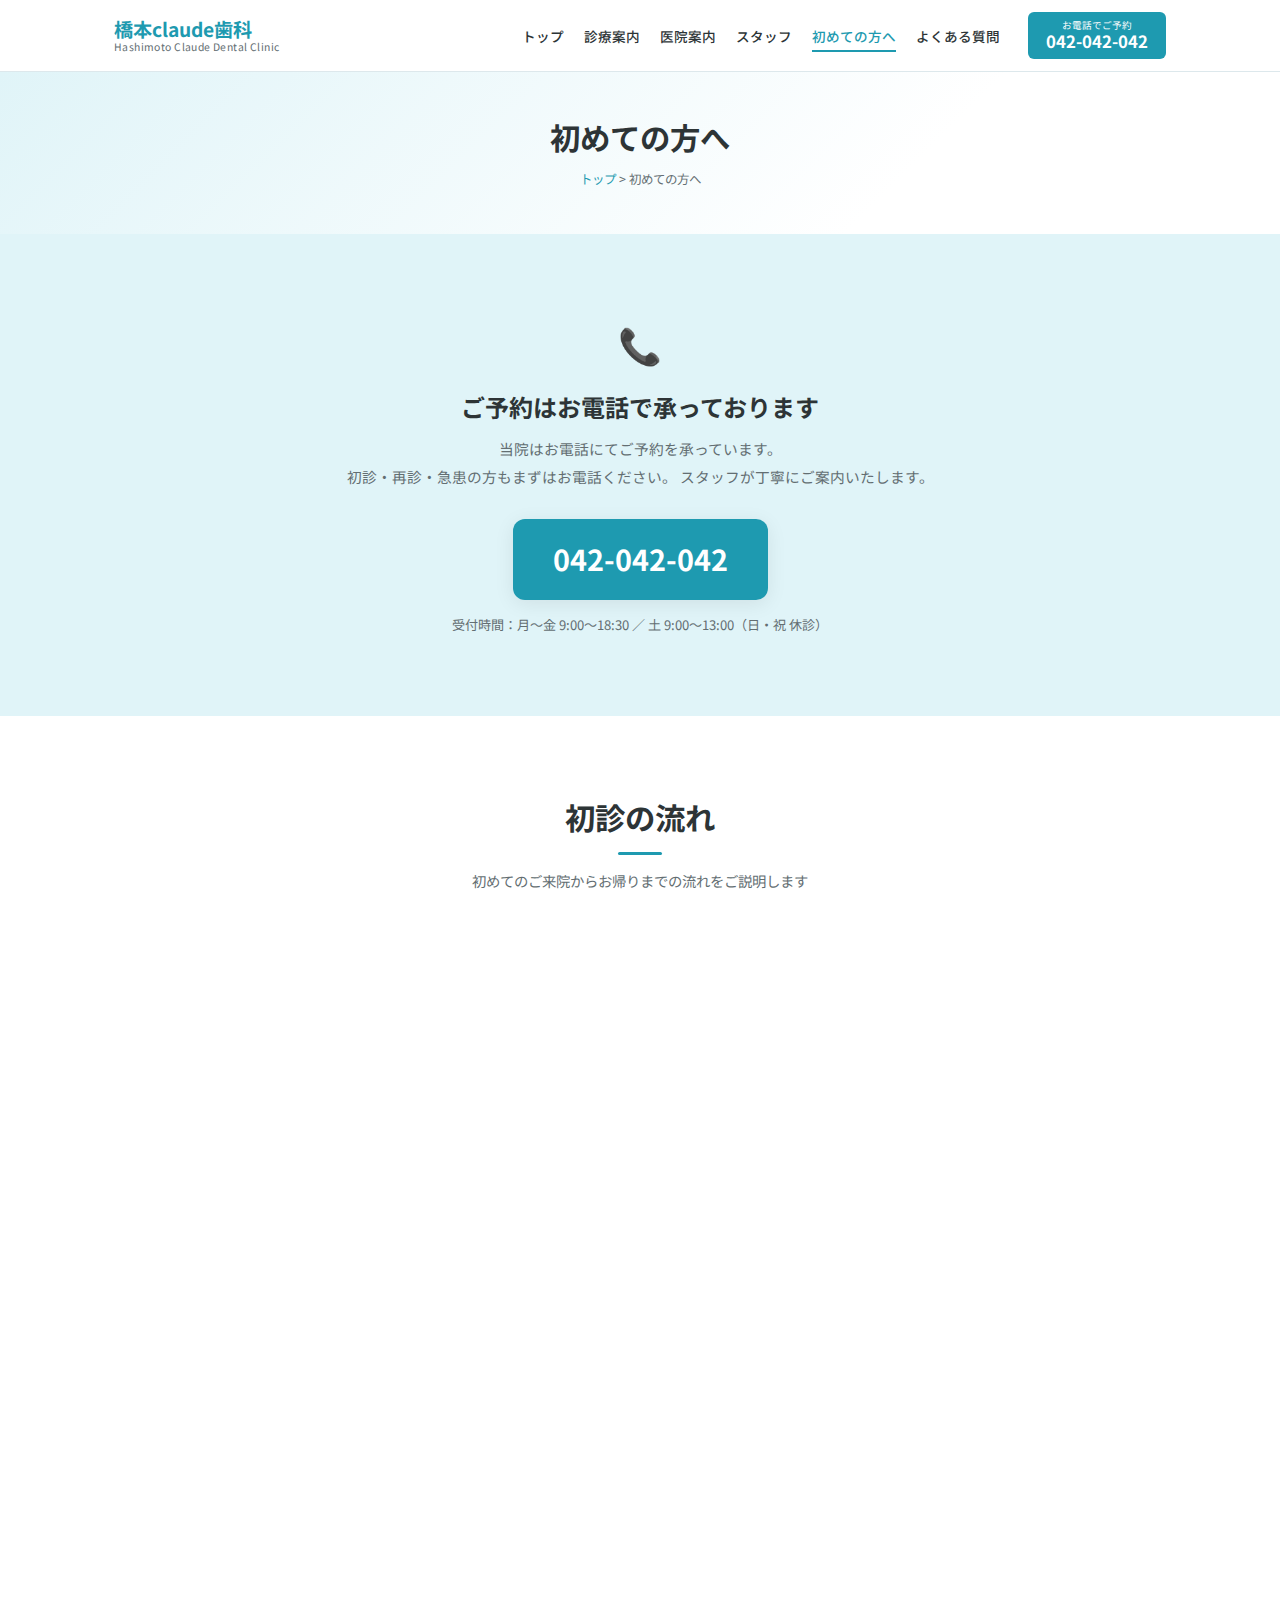
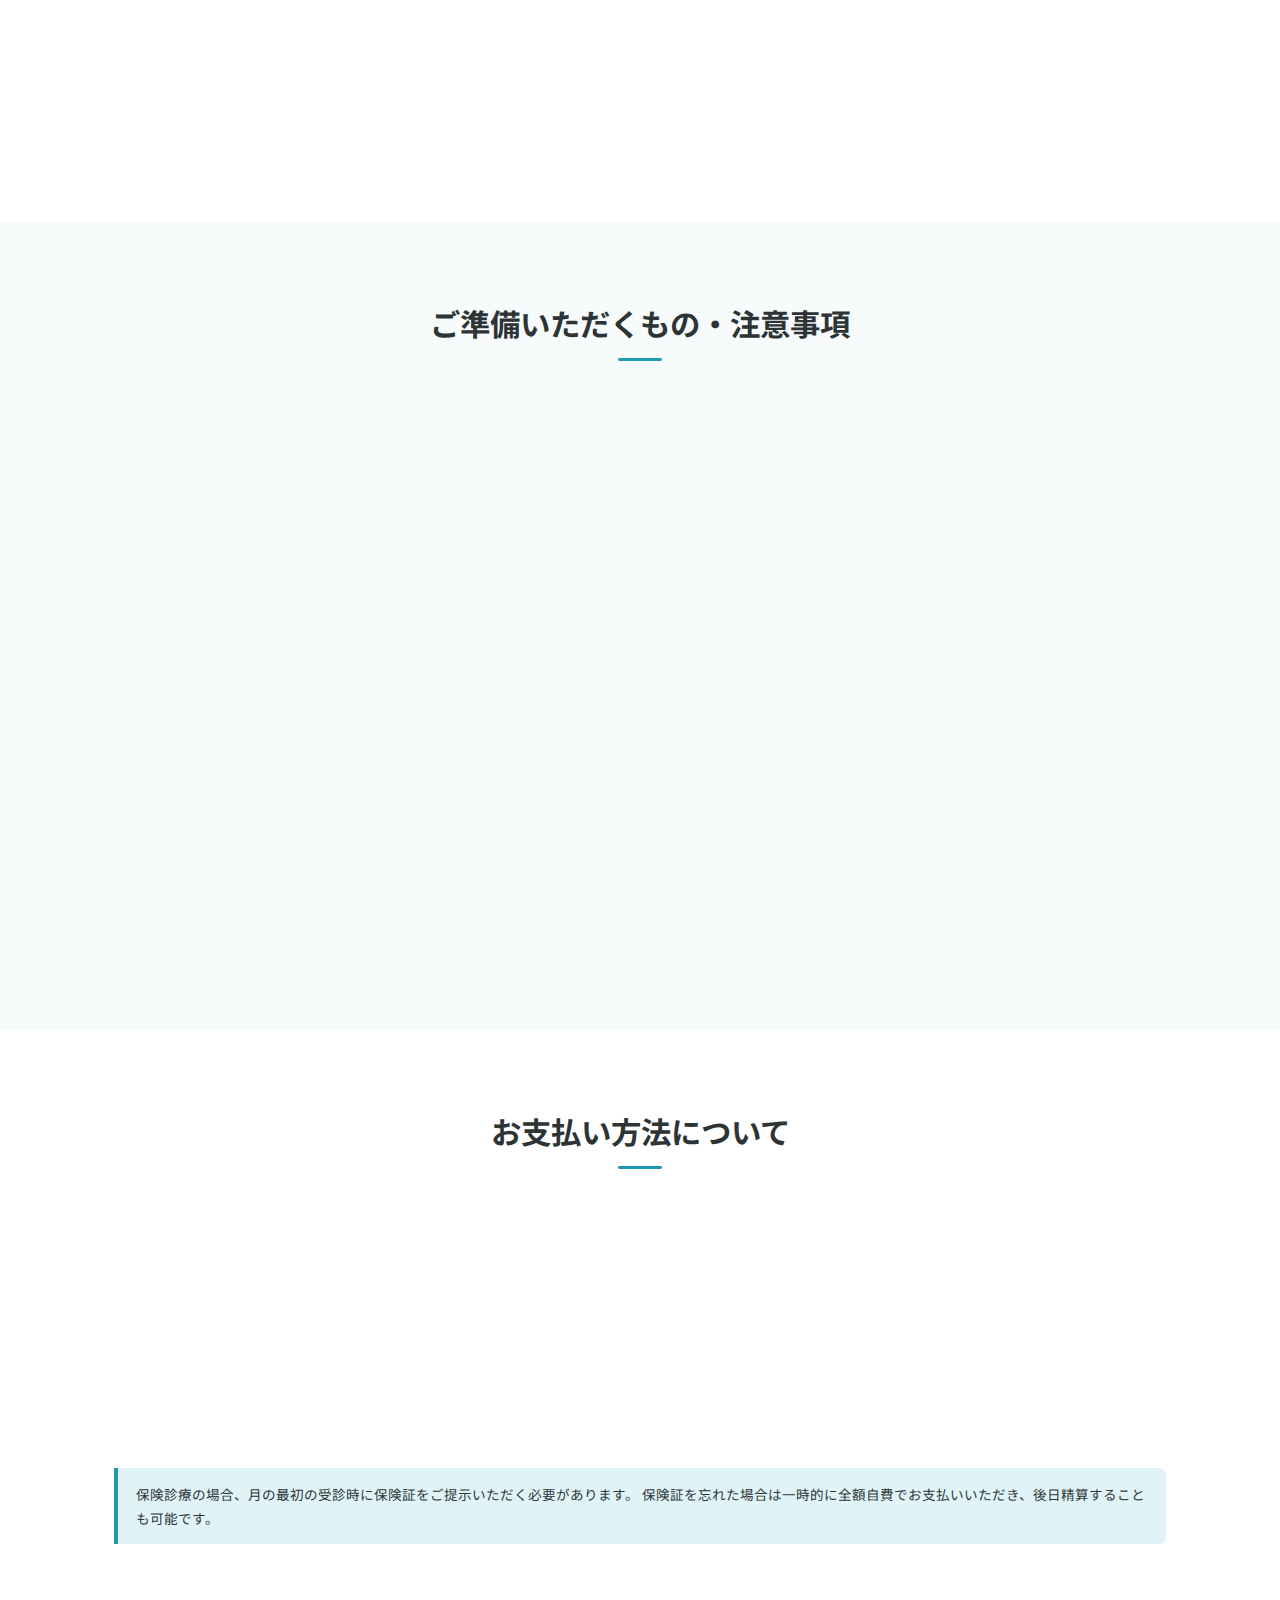
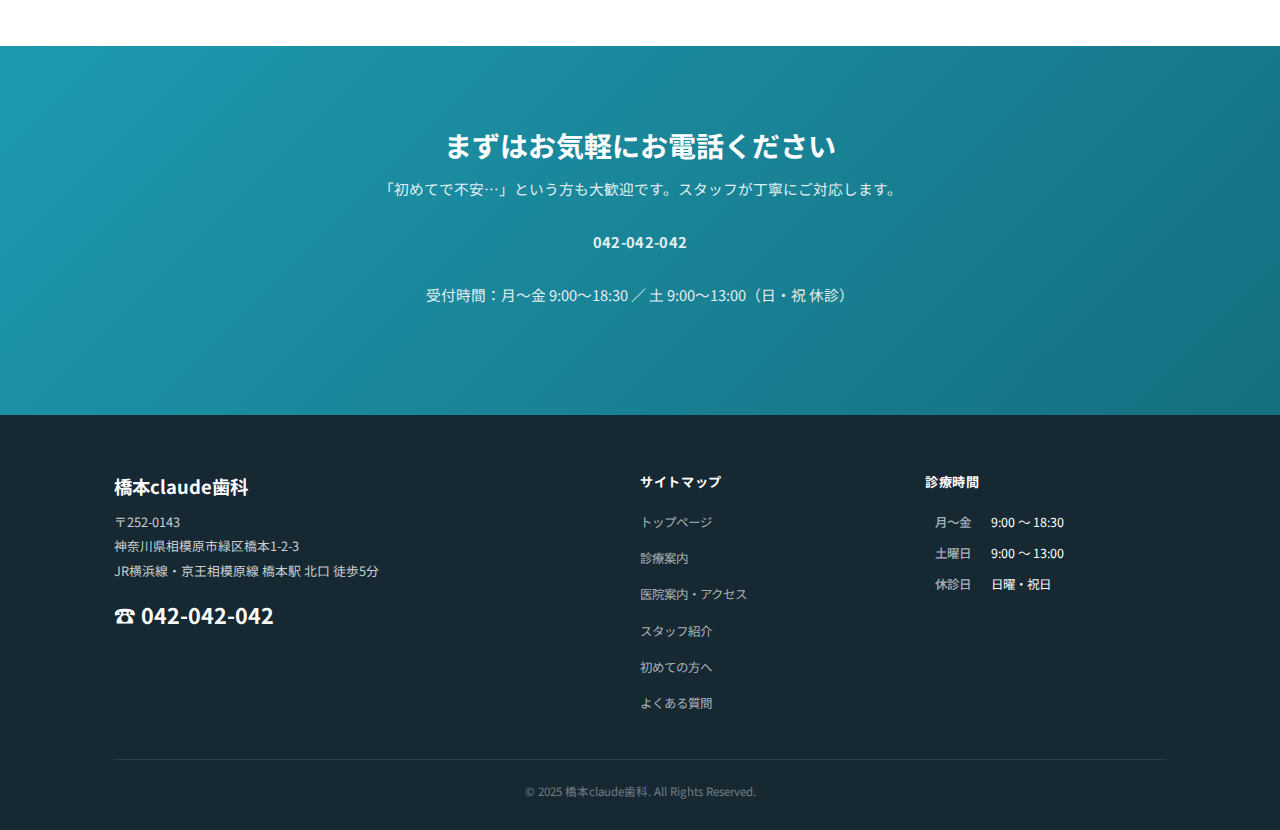
<file: firstvisit.html>
<!DOCTYPE html>
<html lang="ja">
<head>
  <meta charset="UTF-8">
  <meta name="viewport" content="width=device-width, initial-scale=1.0">
  <title>初めての方へ | 橋本claude歯科</title>
  <meta name="description" content="橋本claude歯科に初めてご来院される方へ。受診の流れ・持ち物・保険診療について、わかりやすくご説明しています。">
  <link rel="preconnect" href="https://fonts.googleapis.com">
  <link rel="preconnect" href="https://fonts.gstatic.com" crossorigin>
  <link href="https://fonts.googleapis.com/css2?family=Noto+Sans+JP:wght@400;500;700&display=swap" rel="stylesheet">
  <link rel="stylesheet" href="css/style.css">
</head>
<body>

  <!-- ===== HEADER ===== -->
  <header class="header" id="header">
    <div class="header__inner">
      <a href="index.html" class="header__logo">
        <span class="header__logo-main">橋本claude歯科</span>
        <span class="header__logo-sub">Hashimoto Claude Dental Clinic</span>
      </a>
      <nav class="nav" aria-label="メインナビゲーション">
        <ul class="nav__list">
          <li><a href="index.html"      class="nav__link">トップ</a></li>
          <li><a href="treatment.html"  class="nav__link">診療案内</a></li>
          <li><a href="access.html"     class="nav__link">医院案内</a></li>
          <li><a href="staff.html"      class="nav__link">スタッフ</a></li>
          <li><a href="firstvisit.html" class="nav__link">初めての方へ</a></li>
          <li><a href="faq.html"        class="nav__link">よくある質問</a></li>
        </ul>
        <a href="tel:042-042-042" class="nav__tel">
          <small>お電話でご予約</small>
          042-042-042
        </a>
      </nav>
      <button class="hamburger" aria-label="メニューを開く" aria-expanded="false">
        <span class="hamburger__line"></span>
        <span class="hamburger__line"></span>
        <span class="hamburger__line"></span>
      </button>
    </div>
  </header>

  <div class="mobile-nav" role="dialog" aria-label="モバイルメニュー">
    <ul class="mobile-nav__list">
      <li><a href="index.html"      class="mobile-nav__link">トップ</a></li>
      <li><a href="treatment.html"  class="mobile-nav__link">診療案内</a></li>
      <li><a href="access.html"     class="mobile-nav__link">医院案内・アクセス</a></li>
      <li><a href="staff.html"      class="mobile-nav__link">スタッフ紹介</a></li>
      <li><a href="firstvisit.html" class="mobile-nav__link">初めての方へ</a></li>
      <li><a href="faq.html"        class="mobile-nav__link">よくある質問</a></li>
    </ul>
    <a href="tel:042-042-042" class="mobile-nav__tel">
      <span>お電話でご予約</span>
      042-042-042
    </a>
  </div>

  <main>

    <!-- ===== PAGE HEADER ===== -->
    <div class="page-header">
      <div class="container">
        <h1 class="page-header__title">初めての方へ</h1>
        <p class="page-header__breadcrumb">
          <a href="index.html">トップ</a> &gt; 初めての方へ
        </p>
      </div>
    </div>

    <!-- ===== ご予約について ===== -->
    <section class="section section--blue">
      <div class="container">
        <div style="max-width:700px; margin:0 auto; text-align:center;">
          <p style="font-size:2.2rem; margin-bottom:16px;">📞</p>
          <h2 style="font-size:1.5rem; margin-bottom:12px;">ご予約はお電話で承っております</h2>
          <p style="color:var(--text-muted); font-size:.92rem; margin-bottom:28px; line-height:1.9;">
            当院はお電話にてご予約を承っています。<br>
            初診・再診・急患の方もまずはお電話ください。
            スタッフが丁寧にご案内いたします。
          </p>
          <a href="tel:042-042-042" style="
            display:inline-block;
            background:var(--primary); color:#fff;
            font-size:1.8rem; font-weight:700;
            padding:16px 40px; border-radius:var(--radius);
            box-shadow:var(--shadow);
          ">042-042-042</a>
          <p style="margin-top:14px; font-size:.82rem; color:var(--text-muted);">
            受付時間：月〜金 9:00〜18:30 ／ 土 9:00〜13:00（日・祝 休診）
          </p>
        </div>
      </div>
    </section>

    <!-- ===== 受診の流れ ===== -->
    <section class="section">
      <div class="container">
        <div class="section-title">
          <h2>初診の流れ</h2>
          <p>初めてのご来院からお帰りまでの流れをご説明します</p>
        </div>

        <div style="max-width:640px; margin:0 auto;">
          <div class="flow-steps">

            <div class="flow-step">
              <div class="flow-step__left">
                <div class="flow-step__number">1</div>
                <div class="flow-step__line"></div>
              </div>
              <div class="flow-step__body">
                <h3 class="flow-step__title">お電話でご予約</h3>
                <p class="flow-step__text">
                  まずはお電話（042-042-042）にてご予約ください。
                  お名前・ご連絡先・症状（歯が痛い、定期検診など）をお伝えください。
                  ご都合に合わせた日時でご予約いたします。
                </p>
              </div>
            </div>

            <div class="flow-step">
              <div class="flow-step__left">
                <div class="flow-step__number">2</div>
                <div class="flow-step__line"></div>
              </div>
              <div class="flow-step__body">
                <h3 class="flow-step__title">ご来院・受付</h3>
                <p class="flow-step__text">
                  ご予約時間の5〜10分前にお越しください。
                  受付にて保険証をご提示いただき、問診票をご記入いただきます。
                  初めての方は少し早めにお越しいただけると安心です。
                </p>
              </div>
            </div>

            <div class="flow-step">
              <div class="flow-step__left">
                <div class="flow-step__number">3</div>
                <div class="flow-step__line"></div>
              </div>
              <div class="flow-step__body">
                <h3 class="flow-step__title">問診・カウンセリング</h3>
                <p class="flow-step__text">
                  担当スタッフが、今のお口の状態やお悩み、
                  治療に対する不安などをお聞きします。
                  「痛みが怖い」「治療方針をきちんと知りたい」など、
                  どんなことでも遠慮なくお話しください。
                </p>
              </div>
            </div>

            <div class="flow-step">
              <div class="flow-step__left">
                <div class="flow-step__number">4</div>
                <div class="flow-step__line"></div>
              </div>
              <div class="flow-step__body">
                <h3 class="flow-step__title">検査・診断</h3>
                <p class="flow-step__text">
                  お口の中を丁寧に診察し、必要に応じてレントゲン撮影を行います。
                  デジタルレントゲンで放射線量を低減しながら、精度の高い画像で診断します。
                  お口の状態を画像でわかりやすくご説明します。
                </p>
              </div>
            </div>

            <div class="flow-step">
              <div class="flow-step__left">
                <div class="flow-step__number">5</div>
                <div class="flow-step__line"></div>
              </div>
              <div class="flow-step__body">
                <h3 class="flow-step__title">治療計画のご説明</h3>
                <p class="flow-step__text">
                  診断結果にもとづき、治療の方針・回数・費用の目安をご説明します。
                  保険診療・自費診療それぞれの選択肢についてもわかりやすくお伝えします。
                  ご納得いただいた上で、治療を進めます。
                </p>
              </div>
            </div>

            <div class="flow-step">
              <div class="flow-step__left">
                <div class="flow-step__number">6</div>
                <div class="flow-step__line"></div>
              </div>
              <div class="flow-step__body">
                <h3 class="flow-step__title">治療開始</h3>
                <p class="flow-step__text">
                  ご納得いただけましたら、その日から治療を開始します（症状・状況によります）。
                  治療後は次回のご予約をお取りします。
                  治療後のアフターケアや注意事項もていねいにご説明します。
                </p>
              </div>
            </div>

          </div>
        </div>
      </div>
    </section>

    <!-- ===== 持ち物・注意事項 ===== -->
    <section class="section section--bg">
      <div class="container">
        <div class="section-title">
          <h2>ご準備いただくもの・注意事項</h2>
        </div>
        <div class="info-grid">
          <div class="info-box">
            <h3 class="info-box__title">📋 初診時のお持ちもの</h3>
            <ul class="info-box__list">
              <li>健康保険証（毎月最初のご来院時）</li>
              <li>各種医療証（医療費受給者証など・お持ちの方）</li>
              <li>お薬手帳（服用中のお薬がある方）</li>
              <li>紹介状・検査データ（お持ちの方）</li>
              <li>矯正装置・マウスピース（使用中の方）</li>
            </ul>
          </div>
          <div class="info-box">
            <h3 class="info-box__title">⚠️ 来院前にご確認ください</h3>
            <ul class="info-box__list">
              <li>体調が優れない場合はご来院をお控えください</li>
              <li>治療前後は飲酒・激しい運動はお控えください</li>
              <li>麻酔を使用する場合、治療後2〜3時間は食事を控えてください</li>
              <li>お子さまの場合、保護者の方がご同伴ください（16歳未満）</li>
              <li>キャンセルは前日までにご連絡ください</li>
            </ul>
          </div>
          <div class="info-box">
            <h3 class="info-box__title">💊 服用中のお薬がある方</h3>
            <ul class="info-box__list">
              <li>血液をさらさらにするお薬（ワーファリンなど）</li>
              <li>骨粗しょう症治療薬（ビスフォスフォネート製剤）</li>
              <li>糖尿病・高血圧・心臓病のお薬</li>
              <li>その他、現在服用中のすべてのお薬</li>
              <li>※お薬手帳をご持参いただくとスムーズです</li>
            </ul>
          </div>
          <div class="info-box">
            <h3 class="info-box__title">👶 お子さまへの配慮</h3>
            <ul class="info-box__list">
              <li>キッズスペースをご用意しています</li>
              <li>怖がるお子さまには段階的に慣れていただく練習から行います</li>
              <li>治療後に「頑張りシール」をプレゼントしています</li>
              <li>授乳室・おむつ交換台もございます</li>
              <li>ベビーカーでもご来院いただけます</li>
            </ul>
          </div>
        </div>
      </div>
    </section>

    <!-- ===== 保険・支払い ===== -->
    <section class="section">
      <div class="container">
        <div class="section-title">
          <h2>お支払い方法について</h2>
        </div>
        <div class="info-grid">
          <div class="info-box">
            <h3 class="info-box__title">💳 対応しているお支払い方法</h3>
            <ul class="info-box__list">
              <li>現金</li>
              <li>クレジットカード（VISA・MasterCard・JCB・AMEX）</li>
              <li>交通系電子マネー（Suica・PASMO など）</li>
              <li>QRコード決済（PayPay・LINE Pay など）</li>
            </ul>
          </div>
          <div class="info-box">
            <h3 class="info-box__title">📅 分割払いについて</h3>
            <ul class="info-box__list">
              <li>自費診療は分割払いに対応しています</li>
              <li>クレジットカードの分割・リボ払いをご利用いただけます</li>
              <li>デンタルローンもご相談ください（別途手数料あり）</li>
              <li>高額の自費診療は医療費控除の対象となる場合があります</li>
            </ul>
          </div>
        </div>
        <div class="note-box">
          保険診療の場合、月の最初の受診時に保険証をご提示いただく必要があります。
          保険証を忘れた場合は一時的に全額自費でお支払いいただき、後日精算することも可能です。
        </div>
      </div>
    </section>

    <!-- ===== CTA ===== -->
    <section class="cta-section">
      <div class="container">
        <h2>まずはお気軽にお電話ください</h2>
        <p>「初めてで不安…」という方も大歓迎です。スタッフが丁寧にご対応します。</p>
        <p class="cta-tel"><a href="tel:042-042-042">042-042-042</a></p>
        <p class="cta-hours">受付時間：月〜金 9:00〜18:30 ／ 土 9:00〜13:00（日・祝 休診）</p>
      </div>
    </section>

  </main>

  <footer class="footer">
    <div class="footer__inner">
      <div class="footer__grid">
        <div class="footer__brand">
          <p class="footer__brand-name">橋本claude歯科</p>
          <p class="footer__brand-text">〒252-0143<br>神奈川県相模原市緑区橋本1-2-3<br>JR横浜線・京王相模原線 橋本駅 北口 徒歩5分</p>
          <a href="tel:042-042-042" class="footer__tel-link">☎ 042-042-042</a>
        </div>
        <div class="footer__nav">
          <p class="footer__nav-title">サイトマップ</p>
          <ul class="footer__nav-list">
            <li><a href="index.html"      class="footer__nav-link">トップページ</a></li>
            <li><a href="treatment.html"  class="footer__nav-link">診療案内</a></li>
            <li><a href="access.html"     class="footer__nav-link">医院案内・アクセス</a></li>
            <li><a href="staff.html"      class="footer__nav-link">スタッフ紹介</a></li>
            <li><a href="firstvisit.html" class="footer__nav-link">初めての方へ</a></li>
            <li><a href="faq.html"        class="footer__nav-link">よくある質問</a></li>
          </ul>
        </div>
        <div class="footer__hours">
          <p class="footer__nav-title">診療時間</p>
          <table class="footer-hours-table">
            <tr><th>月〜金</th><td>9:00 〜 18:30</td></tr>
            <tr><th>土曜日</th><td>9:00 〜 13:00</td></tr>
            <tr><th>休診日</th><td>日曜・祝日</td></tr>
          </table>
        </div>
      </div>
      <div class="footer__bottom">
        <p>&copy; 2025 橋本claude歯科. All Rights Reserved.</p>
      </div>
    </div>
  </footer>

  <script src="js/main.js"></script>
</body>
</html>
</file>
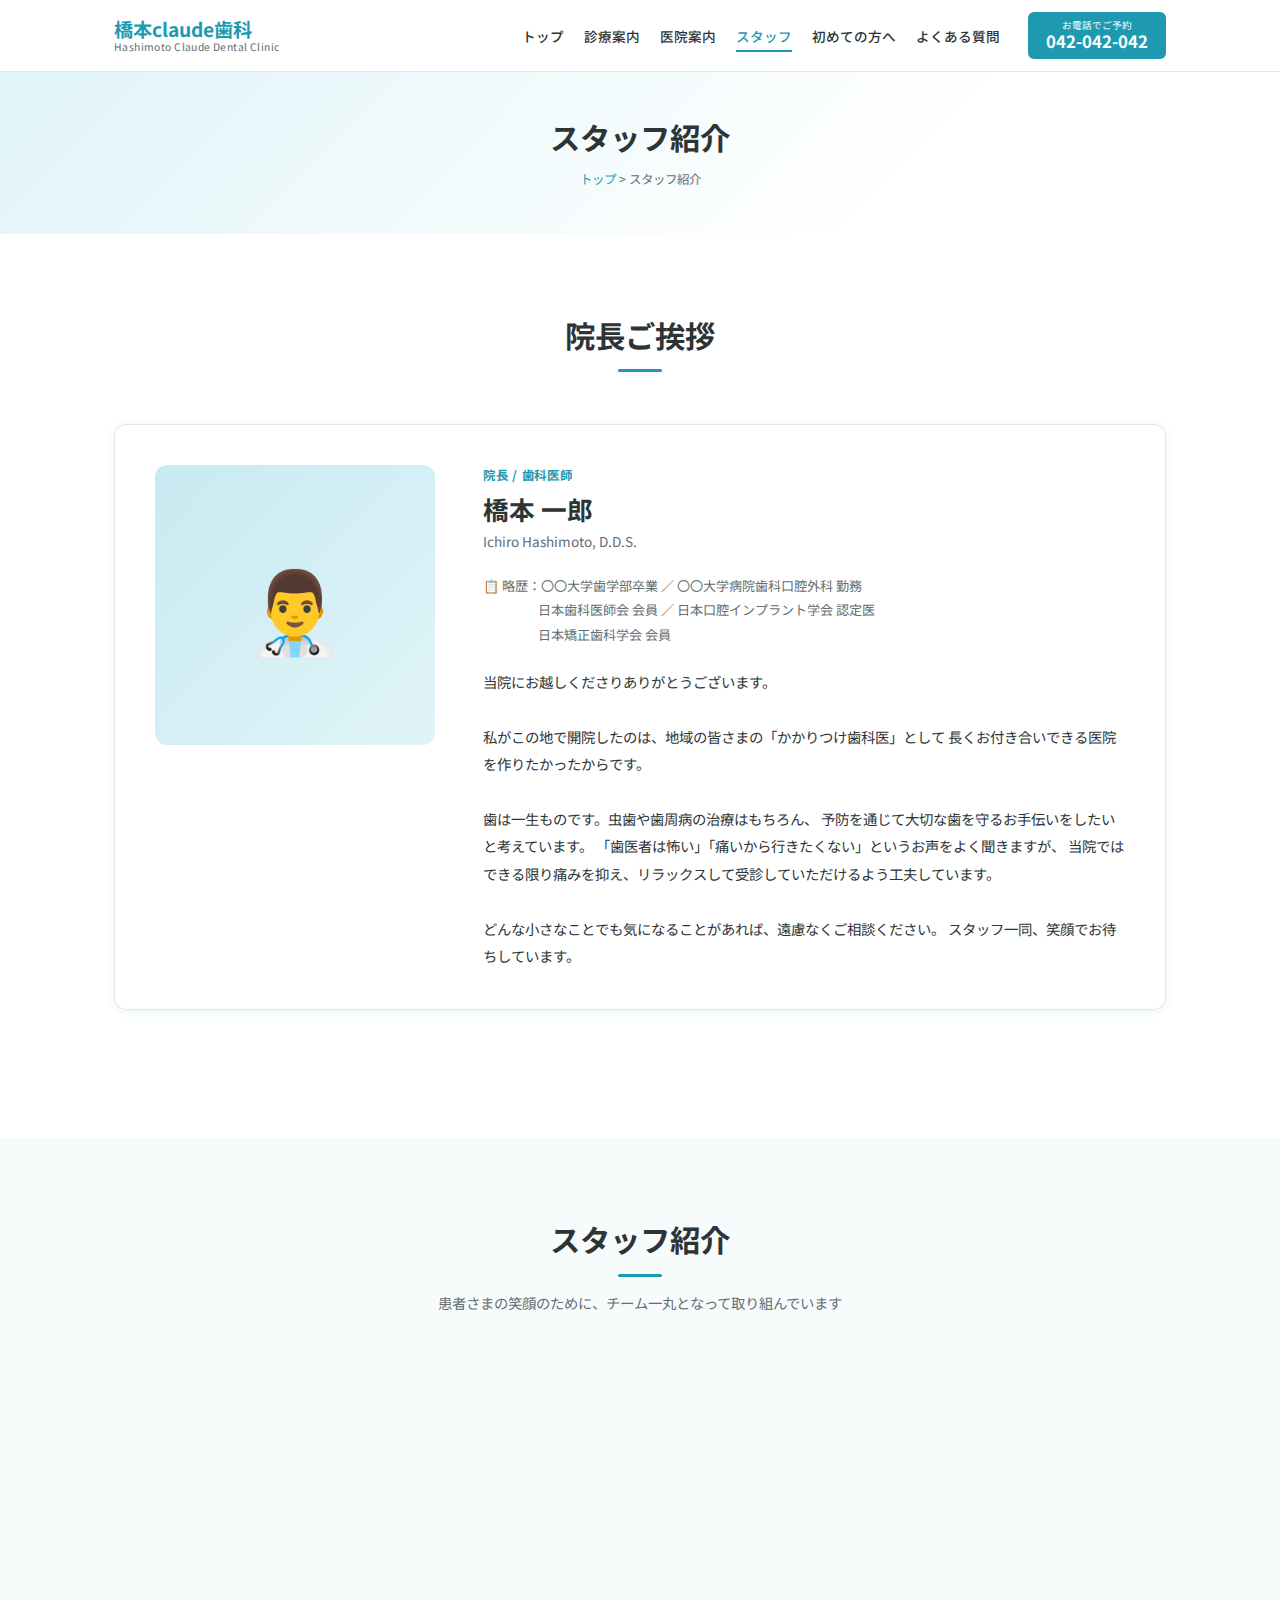
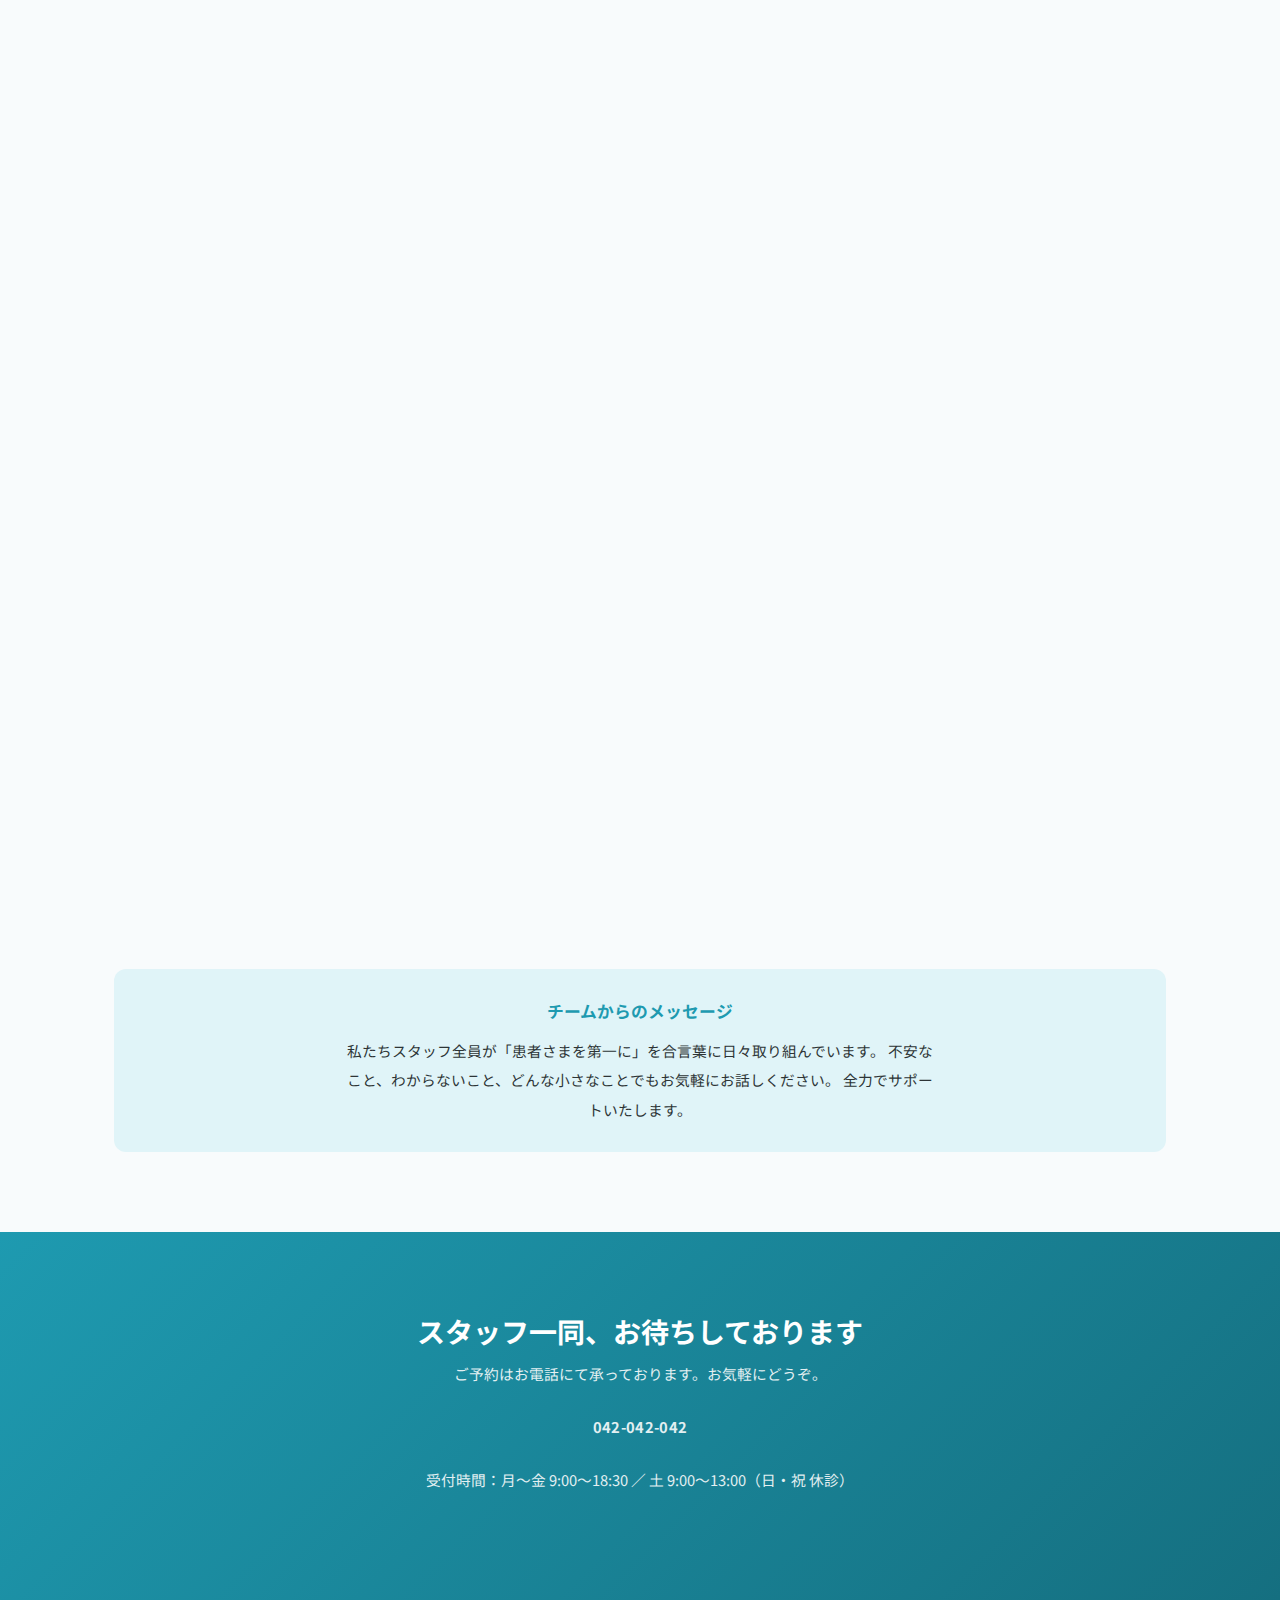
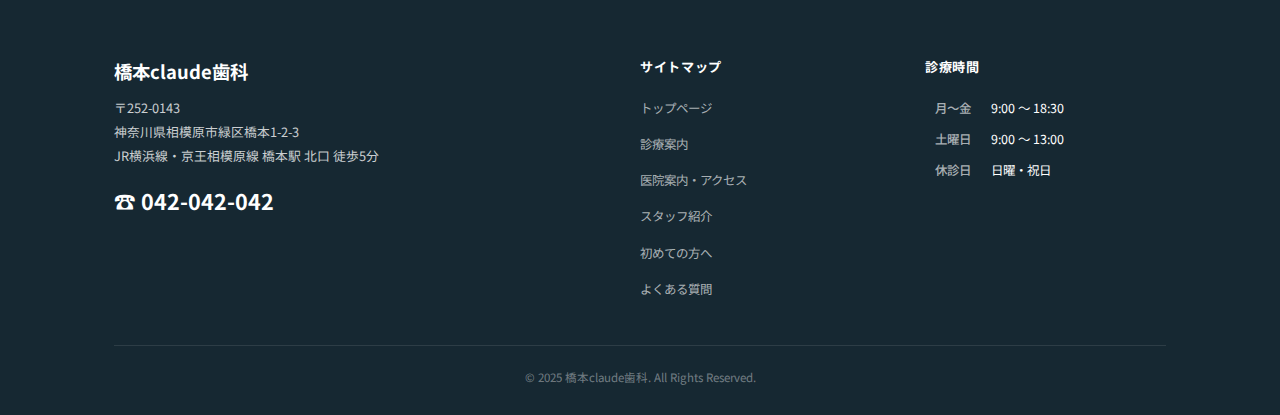
<file: staff.html>
<!DOCTYPE html>
<html lang="ja">
<head>
  <meta charset="UTF-8">
  <meta name="viewport" content="width=device-width, initial-scale=1.0">
  <title>スタッフ紹介 | 橋本claude歯科</title>
  <meta name="description" content="橋本claude歯科のスタッフ紹介。院長をはじめ、歯科衛生士・歯科助手のスタッフが患者さまを心からお迎えします。">
  <link rel="preconnect" href="https://fonts.googleapis.com">
  <link rel="preconnect" href="https://fonts.gstatic.com" crossorigin>
  <link href="https://fonts.googleapis.com/css2?family=Noto+Sans+JP:wght@400;500;700&display=swap" rel="stylesheet">
  <link rel="stylesheet" href="css/style.css">
  <style>
    .staff-greeting {
      background: var(--primary-light);
      border-radius: var(--radius);
      padding: 28px 32px;
      text-align: center;
      margin-top: 48px;
    }
    .staff-greeting p {
      font-size: .92rem;
      color: var(--text);
      line-height: 2;
      max-width: 600px;
      margin: 0 auto;
    }
    .staff-greeting strong {
      color: var(--primary);
      font-size: 1.05rem;
      display: block;
      margin-bottom: 10px;
    }
  </style>
</head>
<body>

  <!-- ===== HEADER ===== -->
  <header class="header" id="header">
    <div class="header__inner">
      <a href="index.html" class="header__logo">
        <span class="header__logo-main">橋本claude歯科</span>
        <span class="header__logo-sub">Hashimoto Claude Dental Clinic</span>
      </a>
      <nav class="nav" aria-label="メインナビゲーション">
        <ul class="nav__list">
          <li><a href="index.html"      class="nav__link">トップ</a></li>
          <li><a href="treatment.html"  class="nav__link">診療案内</a></li>
          <li><a href="access.html"     class="nav__link">医院案内</a></li>
          <li><a href="staff.html"      class="nav__link">スタッフ</a></li>
          <li><a href="firstvisit.html" class="nav__link">初めての方へ</a></li>
          <li><a href="faq.html"        class="nav__link">よくある質問</a></li>
        </ul>
        <a href="tel:042-042-042" class="nav__tel">
          <small>お電話でご予約</small>
          042-042-042
        </a>
      </nav>
      <button class="hamburger" aria-label="メニューを開く" aria-expanded="false">
        <span class="hamburger__line"></span>
        <span class="hamburger__line"></span>
        <span class="hamburger__line"></span>
      </button>
    </div>
  </header>

  <div class="mobile-nav" role="dialog" aria-label="モバイルメニュー">
    <ul class="mobile-nav__list">
      <li><a href="index.html"      class="mobile-nav__link">トップ</a></li>
      <li><a href="treatment.html"  class="mobile-nav__link">診療案内</a></li>
      <li><a href="access.html"     class="mobile-nav__link">医院案内・アクセス</a></li>
      <li><a href="staff.html"      class="mobile-nav__link">スタッフ紹介</a></li>
      <li><a href="firstvisit.html" class="mobile-nav__link">初めての方へ</a></li>
      <li><a href="faq.html"        class="mobile-nav__link">よくある質問</a></li>
    </ul>
    <a href="tel:042-042-042" class="mobile-nav__tel">
      <span>お電話でご予約</span>
      042-042-042
    </a>
  </div>

  <main>

    <!-- ===== PAGE HEADER ===== -->
    <div class="page-header">
      <div class="container">
        <h1 class="page-header__title">スタッフ紹介</h1>
        <p class="page-header__breadcrumb">
          <a href="index.html">トップ</a> &gt; スタッフ紹介
        </p>
      </div>
    </div>

    <!-- ===== 院長紹介 ===== -->
    <section class="section">
      <div class="container">
        <div class="section-title">
          <h2>院長ご挨拶</h2>
        </div>

        <div class="staff-director">
          <div class="staff-photo-box" aria-label="院長の写真（プレースホルダー）">👨‍⚕️</div>
          <div>
            <p class="staff-role">院長 / 歯科医師</p>
            <h2 class="staff-name">橋本 一郎</h2>
            <p class="staff-name-en">Ichiro Hashimoto, D.D.S.</p>
            <p class="staff-license">
              📋 略歴：〇〇大学歯学部卒業 ／ 〇〇大学病院歯科口腔外科 勤務<br>
              　　　　 日本歯科医師会 会員 ／ 日本口腔インプラント学会 認定医<br>
              　　　　 日本矯正歯科学会 会員
            </p>
            <p class="staff-message">
              当院にお越しくださりありがとうございます。<br><br>
              私がこの地で開院したのは、地域の皆さまの「かかりつけ歯科医」として
              長くお付き合いできる医院を作りたかったからです。<br><br>
              歯は一生ものです。虫歯や歯周病の治療はもちろん、
              予防を通じて大切な歯を守るお手伝いをしたいと考えています。
              「歯医者は怖い」「痛いから行きたくない」というお声をよく聞きますが、
              当院ではできる限り痛みを抑え、リラックスして受診していただけるよう工夫しています。<br><br>
              どんな小さなことでも気になることがあれば、遠慮なくご相談ください。
              スタッフ一同、笑顔でお待ちしています。
            </p>
          </div>
        </div>
      </div>
    </section>

    <!-- ===== スタッフ一覧 ===== -->
    <section class="section section--bg">
      <div class="container">
        <div class="section-title">
          <h2>スタッフ紹介</h2>
          <p>患者さまの笑顔のために、チーム一丸となって取り組んでいます</p>
        </div>

        <div class="staff-grid">

          <div class="staff-card">
            <div class="staff-card__photo" aria-label="副院長の写真">👩‍⚕️</div>
            <div class="staff-card__body">
              <p class="staff-card__role">副院長 / 歯科医師</p>
              <h3 class="staff-card__name">橋本 花子</h3>
              <p class="staff-card__name-en">Hanako Hashimoto, D.D.S.</p>
              <p class="staff-card__message">
                小児歯科・矯正を専門に担当しています。
                お子さまが歯医者を好きになってもらえるよう、
                笑顔で接することを大切にしています。
                お子さまの成長に合わせたケアをご提案します。
              </p>
            </div>
          </div>

          <div class="staff-card">
            <div class="staff-card__photo" aria-label="歯科衛生士の写真">🧑‍⚕️</div>
            <div class="staff-card__body">
              <p class="staff-card__role">歯科衛生士</p>
              <h3 class="staff-card__name">田中 みゆき</h3>
              <p class="staff-card__name-en">Miyuki Tanaka, D.H.</p>
              <p class="staff-card__message">
                歯科衛生士歴12年。予防処置・歯周病治療補助を担当しています。
                「歯のクリーニング」を通じて患者さまのお口の健康を守ることが
                私のやりがいです。ブラッシング指導もお気軽にご相談ください。
              </p>
            </div>
          </div>

          <div class="staff-card">
            <div class="staff-card__photo" aria-label="歯科衛生士の写真">👩‍⚕️</div>
            <div class="staff-card__body">
              <p class="staff-card__role">歯科衛生士</p>
              <h3 class="staff-card__name">鈴木 あかり</h3>
              <p class="staff-card__name-en">Akari Suzuki, D.H.</p>
              <p class="staff-card__message">
                患者さまのお口の状態をわかりやすく説明することを心がけています。
                定期検診・PMTC（クリーニング）でお口の健康維持をサポートします。
                何でもお気軽にご相談ください。
              </p>
            </div>
          </div>

          <div class="staff-card">
            <div class="staff-card__photo" aria-label="歯科助手の写真">😊</div>
            <div class="staff-card__body">
              <p class="staff-card__role">歯科助手・受付</p>
              <h3 class="staff-card__name">山田 さくら</h3>
              <p class="staff-card__name-en">Sakura Yamada</p>
              <p class="staff-card__message">
                受付・診療補助を担当しています。
                患者さまが安心して来院していただけるよう、
                笑顔での対応を大切にしています。
                ご予約やご不明な点はお気軽にお声がけください。
              </p>
            </div>
          </div>

          <div class="staff-card">
            <div class="staff-card__photo" aria-label="歯科助手の写真">😄</div>
            <div class="staff-card__body">
              <p class="staff-card__role">歯科助手・受付</p>
              <h3 class="staff-card__name">伊藤 なな</h3>
              <p class="staff-card__name-en">Nana Ito</p>
              <p class="staff-card__message">
                皆さまが「来てよかった」と思っていただける医院作りを目指しています。
                待ち時間のご案内や院内のご案内など、
                何かお困りのことがあればいつでもお声がけください。
              </p>
            </div>
          </div>

        </div>

        <div class="staff-greeting">
          <strong>チームからのメッセージ</strong>
          <p>
            私たちスタッフ全員が「患者さまを第一に」を合言葉に日々取り組んでいます。
            不安なこと、わからないこと、どんな小さなことでもお気軽にお話しください。
            全力でサポートいたします。
          </p>
        </div>

      </div>
    </section>

    <!-- ===== CTA ===== -->
    <section class="cta-section">
      <div class="container">
        <h2>スタッフ一同、お待ちしております</h2>
        <p>ご予約はお電話にて承っております。お気軽にどうぞ。</p>
        <p class="cta-tel"><a href="tel:042-042-042">042-042-042</a></p>
        <p class="cta-hours">受付時間：月〜金 9:00〜18:30 ／ 土 9:00〜13:00（日・祝 休診）</p>
      </div>
    </section>

  </main>

  <footer class="footer">
    <div class="footer__inner">
      <div class="footer__grid">
        <div class="footer__brand">
          <p class="footer__brand-name">橋本claude歯科</p>
          <p class="footer__brand-text">〒252-0143<br>神奈川県相模原市緑区橋本1-2-3<br>JR横浜線・京王相模原線 橋本駅 北口 徒歩5分</p>
          <a href="tel:042-042-042" class="footer__tel-link">☎ 042-042-042</a>
        </div>
        <div class="footer__nav">
          <p class="footer__nav-title">サイトマップ</p>
          <ul class="footer__nav-list">
            <li><a href="index.html"      class="footer__nav-link">トップページ</a></li>
            <li><a href="treatment.html"  class="footer__nav-link">診療案内</a></li>
            <li><a href="access.html"     class="footer__nav-link">医院案内・アクセス</a></li>
            <li><a href="staff.html"      class="footer__nav-link">スタッフ紹介</a></li>
            <li><a href="firstvisit.html" class="footer__nav-link">初めての方へ</a></li>
            <li><a href="faq.html"        class="footer__nav-link">よくある質問</a></li>
          </ul>
        </div>
        <div class="footer__hours">
          <p class="footer__nav-title">診療時間</p>
          <table class="footer-hours-table">
            <tr><th>月〜金</th><td>9:00 〜 18:30</td></tr>
            <tr><th>土曜日</th><td>9:00 〜 13:00</td></tr>
            <tr><th>休診日</th><td>日曜・祝日</td></tr>
          </table>
        </div>
      </div>
      <div class="footer__bottom">
        <p>&copy; 2025 橋本claude歯科. All Rights Reserved.</p>
      </div>
    </div>
  </footer>

  <script src="js/main.js"></script>
</body>
</html>
</file>
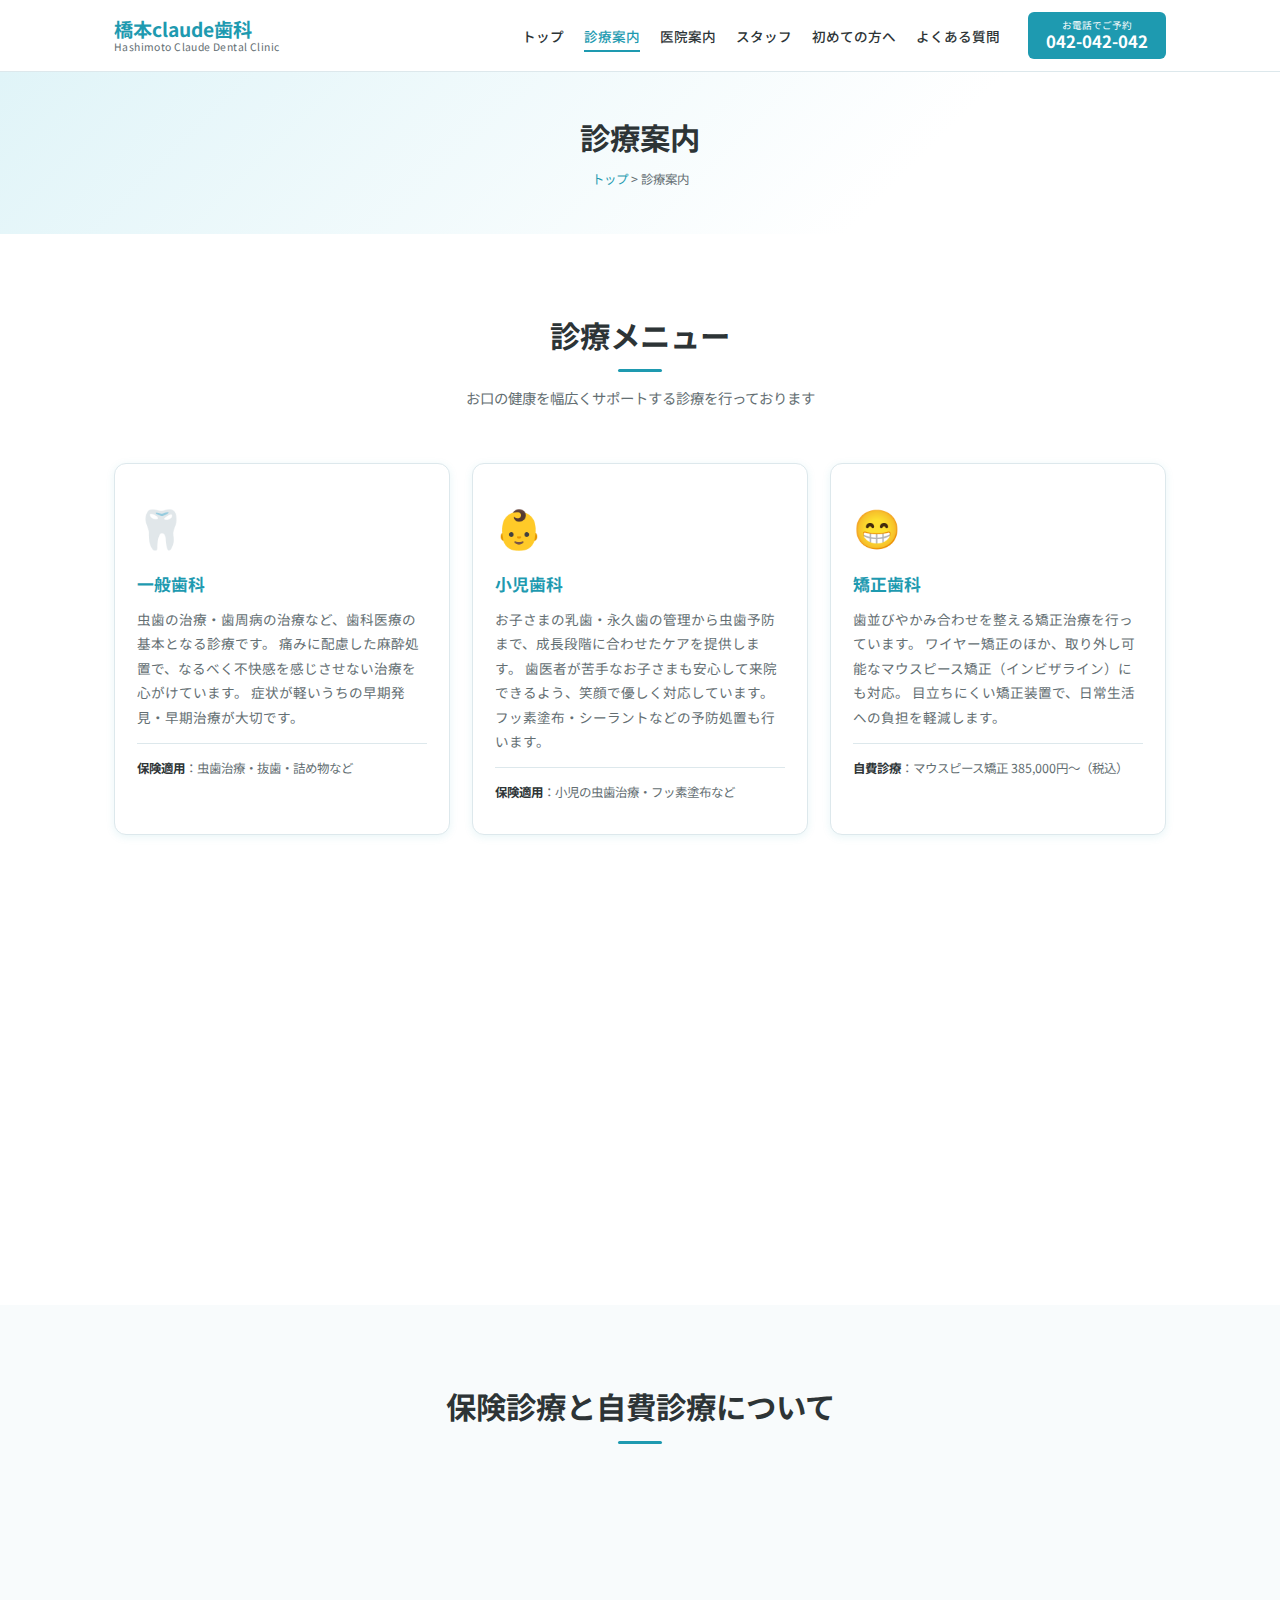
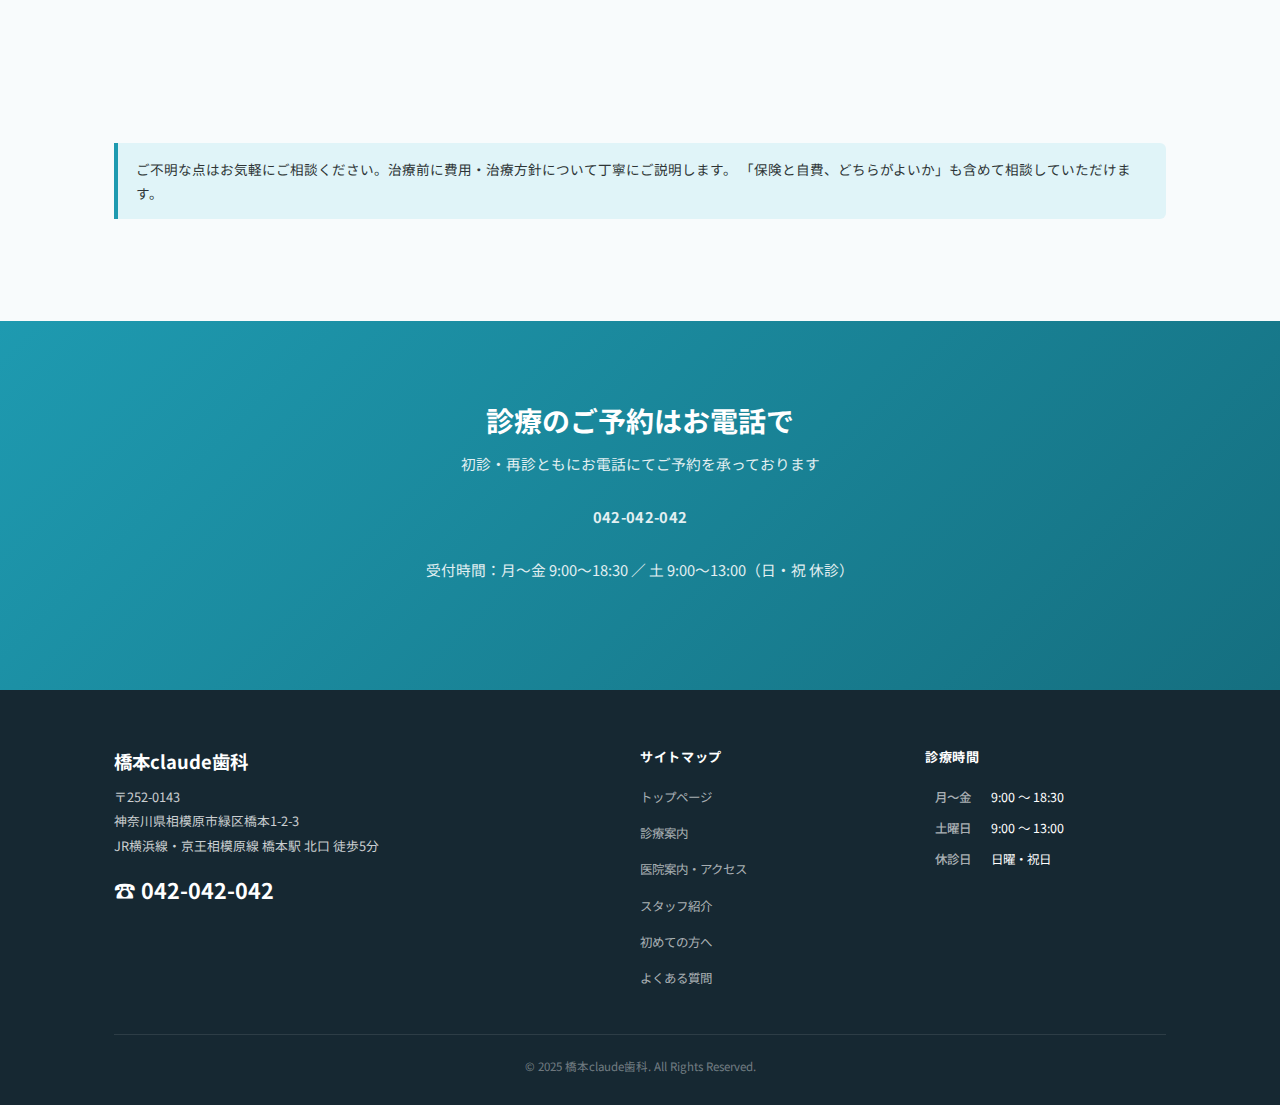
<file: treatment.html>
<!DOCTYPE html>
<html lang="ja">
<head>
  <meta charset="UTF-8">
  <meta name="viewport" content="width=device-width, initial-scale=1.0">
  <title>診療案内 | 橋本claude歯科</title>
  <meta name="description" content="橋本claude歯科の診療案内。一般歯科・小児歯科・矯正歯科・審美歯科・インプラント・予防歯科など幅広く対応しております。">
  <link rel="preconnect" href="https://fonts.googleapis.com">
  <link rel="preconnect" href="https://fonts.gstatic.com" crossorigin>
  <link href="https://fonts.googleapis.com/css2?family=Noto+Sans+JP:wght@400;500;700&display=swap" rel="stylesheet">
  <link rel="stylesheet" href="css/style.css">
</head>
<body>

  <!-- ===== HEADER ===== -->
  <header class="header" id="header">
    <div class="header__inner">
      <a href="index.html" class="header__logo">
        <span class="header__logo-main">橋本claude歯科</span>
        <span class="header__logo-sub">Hashimoto Claude Dental Clinic</span>
      </a>
      <nav class="nav" aria-label="メインナビゲーション">
        <ul class="nav__list">
          <li><a href="index.html"      class="nav__link">トップ</a></li>
          <li><a href="treatment.html"  class="nav__link">診療案内</a></li>
          <li><a href="access.html"     class="nav__link">医院案内</a></li>
          <li><a href="staff.html"      class="nav__link">スタッフ</a></li>
          <li><a href="firstvisit.html" class="nav__link">初めての方へ</a></li>
          <li><a href="faq.html"        class="nav__link">よくある質問</a></li>
        </ul>
        <a href="tel:042-042-042" class="nav__tel">
          <small>お電話でご予約</small>
          042-042-042
        </a>
      </nav>
      <button class="hamburger" aria-label="メニューを開く" aria-expanded="false">
        <span class="hamburger__line"></span>
        <span class="hamburger__line"></span>
        <span class="hamburger__line"></span>
      </button>
    </div>
  </header>

  <div class="mobile-nav" role="dialog" aria-label="モバイルメニュー">
    <ul class="mobile-nav__list">
      <li><a href="index.html"      class="mobile-nav__link">トップ</a></li>
      <li><a href="treatment.html"  class="mobile-nav__link">診療案内</a></li>
      <li><a href="access.html"     class="mobile-nav__link">医院案内・アクセス</a></li>
      <li><a href="staff.html"      class="mobile-nav__link">スタッフ紹介</a></li>
      <li><a href="firstvisit.html" class="mobile-nav__link">初めての方へ</a></li>
      <li><a href="faq.html"        class="mobile-nav__link">よくある質問</a></li>
    </ul>
    <a href="tel:042-042-042" class="mobile-nav__tel">
      <span>お電話でご予約</span>
      042-042-042
    </a>
  </div>

  <main>

    <!-- ===== PAGE HEADER ===== -->
    <div class="page-header">
      <div class="container">
        <h1 class="page-header__title">診療案内</h1>
        <p class="page-header__breadcrumb">
          <a href="index.html">トップ</a> &gt; 診療案内
        </p>
      </div>
    </div>

    <!-- ===== 診療メニュー ===== -->
    <section class="section">
      <div class="container">
        <div class="section-title">
          <h2>診療メニュー</h2>
          <p>お口の健康を幅広くサポートする診療を行っております</p>
        </div>

        <div class="treatment-grid">

          <div class="treatment-card">
            <div class="treatment-card__icon">🦷</div>
            <h3 class="treatment-card__title">一般歯科</h3>
            <p class="treatment-card__text">
              虫歯の治療・歯周病の治療など、歯科医療の基本となる診療です。
              痛みに配慮した麻酔処置で、なるべく不快感を感じさせない治療を心がけています。
              症状が軽いうちの早期発見・早期治療が大切です。
            </p>
            <div class="treatment-card__price">
              <strong>保険適用</strong>：虫歯治療・抜歯・詰め物など
            </div>
          </div>

          <div class="treatment-card">
            <div class="treatment-card__icon">👶</div>
            <h3 class="treatment-card__title">小児歯科</h3>
            <p class="treatment-card__text">
              お子さまの乳歯・永久歯の管理から虫歯予防まで、成長段階に合わせたケアを提供します。
              歯医者が苦手なお子さまも安心して来院できるよう、笑顔で優しく対応しています。
              フッ素塗布・シーラントなどの予防処置も行います。
            </p>
            <div class="treatment-card__price">
              <strong>保険適用</strong>：小児の虫歯治療・フッ素塗布など
            </div>
          </div>

          <div class="treatment-card">
            <div class="treatment-card__icon">😁</div>
            <h3 class="treatment-card__title">矯正歯科</h3>
            <p class="treatment-card__text">
              歯並びやかみ合わせを整える矯正治療を行っています。
              ワイヤー矯正のほか、取り外し可能なマウスピース矯正（インビザライン）にも対応。
              目立ちにくい矯正装置で、日常生活への負担を軽減します。
            </p>
            <div class="treatment-card__price">
              <strong>自費診療</strong>：マウスピース矯正 385,000円〜（税込）
            </div>
          </div>

          <div class="treatment-card">
            <div class="treatment-card__icon">✨</div>
            <h3 class="treatment-card__title">審美歯科・ホワイトニング</h3>
            <p class="treatment-card__text">
              歯の見た目を美しく整える治療です。オフィスホワイトニング（院内施術）・
              ホームホワイトニング（自宅ケア）のほか、セラミッククラウン・ラミネートベニアで
              自然で白い歯を実現します。
            </p>
            <div class="treatment-card__price">
              <strong>自費診療</strong>：オフィスホワイトニング 22,000円〜（税込）
            </div>
          </div>

          <div class="treatment-card">
            <div class="treatment-card__icon">🔩</div>
            <h3 class="treatment-card__title">インプラント</h3>
            <p class="treatment-card__text">
              失った歯の根の代わりとなる人工歯根（チタン製）を顎骨に埋め込み、
              自分の歯に近い感覚で噛めるようにする治療法です。
              入れ歯やブリッジが合わない方にもおすすめです。
              CT検査による精密診断で安全に実施します。
            </p>
            <div class="treatment-card__price">
              <strong>自費診療</strong>：インプラント 330,000円〜（1本・税込）
            </div>
          </div>

          <div class="treatment-card">
            <div class="treatment-card__icon">🛡️</div>
            <h3 class="treatment-card__title">予防歯科</h3>
            <p class="treatment-card__text">
              歯の病気を未然に防ぐ「予防」を重視した診療です。
              歯科衛生士によるプロフェッショナルクリーニング（PMTC）・
              歯周病検査・ブラッシング指導など、定期的なメインテナンスで
              歯の健康を維持します。
            </p>
            <div class="treatment-card__price">
              <strong>保険適用</strong>：定期検診・スケーリング（歯石除去）など
            </div>
          </div>

        </div>
      </div>
    </section>

    <!-- ===== 保険・自費について ===== -->
    <section class="section section--bg">
      <div class="container">
        <div class="section-title">
          <h2>保険診療と自費診療について</h2>
        </div>
        <div class="info-grid">
          <div class="info-box">
            <h3 class="info-box__title">🏥 保険診療</h3>
            <ul class="info-box__list">
              <li>健康保険が適用され、自己負担は原則3割です</li>
              <li>虫歯・歯周病治療・抜歯・入れ歯などが対象です</li>
              <li>使用できる材料・方法は保険のルール内に限られます</li>
              <li>保険証を必ずお持ちください</li>
            </ul>
          </div>
          <div class="info-box">
            <h3 class="info-box__title">⭐ 自費診療</h3>
            <ul class="info-box__list">
              <li>保険適用外の治療で、全額自己負担となります</li>
              <li>より審美性・機能性の高い素材・方法を選択できます</li>
              <li>矯正・ホワイトニング・インプラント・セラミックなどが該当</li>
              <li>治療前に詳しい説明とお見積りをご提示します</li>
            </ul>
          </div>
        </div>
        <div class="note-box">
          ご不明な点はお気軽にご相談ください。治療前に費用・治療方針について丁寧にご説明します。
          「保険と自費、どちらがよいか」も含めて相談していただけます。
        </div>
      </div>
    </section>

    <!-- ===== CTA ===== -->
    <section class="cta-section">
      <div class="container">
        <h2>診療のご予約はお電話で</h2>
        <p>初診・再診ともにお電話にてご予約を承っております</p>
        <p class="cta-tel"><a href="tel:042-042-042">042-042-042</a></p>
        <p class="cta-hours">受付時間：月〜金 9:00〜18:30 ／ 土 9:00〜13:00（日・祝 休診）</p>
      </div>
    </section>

  </main>

  <footer class="footer">
    <div class="footer__inner">
      <div class="footer__grid">
        <div class="footer__brand">
          <p class="footer__brand-name">橋本claude歯科</p>
          <p class="footer__brand-text">〒252-0143<br>神奈川県相模原市緑区橋本1-2-3<br>JR横浜線・京王相模原線 橋本駅 北口 徒歩5分</p>
          <a href="tel:042-042-042" class="footer__tel-link">☎ 042-042-042</a>
        </div>
        <div class="footer__nav">
          <p class="footer__nav-title">サイトマップ</p>
          <ul class="footer__nav-list">
            <li><a href="index.html"      class="footer__nav-link">トップページ</a></li>
            <li><a href="treatment.html"  class="footer__nav-link">診療案内</a></li>
            <li><a href="access.html"     class="footer__nav-link">医院案内・アクセス</a></li>
            <li><a href="staff.html"      class="footer__nav-link">スタッフ紹介</a></li>
            <li><a href="firstvisit.html" class="footer__nav-link">初めての方へ</a></li>
            <li><a href="faq.html"        class="footer__nav-link">よくある質問</a></li>
          </ul>
        </div>
        <div class="footer__hours">
          <p class="footer__nav-title">診療時間</p>
          <table class="footer-hours-table">
            <tr><th>月〜金</th><td>9:00 〜 18:30</td></tr>
            <tr><th>土曜日</th><td>9:00 〜 13:00</td></tr>
            <tr><th>休診日</th><td>日曜・祝日</td></tr>
          </table>
        </div>
      </div>
      <div class="footer__bottom">
        <p>&copy; 2025 橋本claude歯科. All Rights Reserved.</p>
      </div>
    </div>
  </footer>

  <script src="js/main.js"></script>
</body>
</html>
</file>
<file: css/style.css>
/* ===================================================
   橋本claude歯科 - メインスタイルシート
=================================================== */

/* --- Custom Properties --- */
:root {
  --primary:       #1E9AB0;
  --primary-dark:  #156F80;
  --primary-light: #E0F4F8;
  --accent:        #F0A500;
  --text:          #2D3436;
  --text-muted:    #636E72;
  --white:         #FFFFFF;
  --bg:            #F8FBFC;
  --border:        #DDE8EC;
  --shadow-sm:     0 2px 8px rgba(30,154,176,0.10);
  --shadow:        0 4px 20px rgba(0,0,0,0.08);
  --shadow-hover:  0 8px 28px rgba(30,154,176,0.22);
  --radius-sm:     6px;
  --radius:        12px;
  --radius-lg:     20px;
  --max-width:     1100px;
  --header-h:      72px;
  --transition:    all 0.28s ease;
}

/* --- Reset --- */
*, *::before, *::after { box-sizing: border-box; margin: 0; padding: 0; }
html  { scroll-behavior: smooth; font-size: 16px; }
body  {
  font-family: 'Noto Sans JP', -apple-system, BlinkMacSystemFont,
               'Hiragino Sans', 'Yu Gothic', sans-serif;
  color: var(--text);
  background: var(--white);
  line-height: 1.7;
  -webkit-font-smoothing: antialiased;
}
img   { max-width: 100%; height: auto; display: block; }
ul    { list-style: none; }
a     { color: var(--primary); text-decoration: none; transition: var(--transition); }
a:hover { color: var(--primary-dark); }
h1,h2,h3,h4 { line-height: 1.4; font-weight: 700; }

/* --- Layout --- */
.container { max-width: var(--max-width); margin: 0 auto; padding: 0 24px; }

.section       { padding: 80px 0; }
.section--bg   { background: var(--bg); }
.section--blue { background: var(--primary-light); }

/* --- Section Title --- */
.section-title { text-align: center; margin-bottom: 52px; }
.section-title h2 {
  font-size: 1.9rem;
  color: var(--text);
  display: inline-block;
  position: relative;
  padding-bottom: 16px;
}
.section-title h2::after {
  content: '';
  position: absolute;
  bottom: 0; left: 50%;
  transform: translateX(-50%);
  width: 44px; height: 3px;
  background: var(--primary);
  border-radius: 2px;
}
.section-title p { margin-top: 14px; color: var(--text-muted); font-size: 0.9rem; }

/* =========================================
   HEADER
========================================= */
.header {
  position: fixed;
  top: 0; left: 0; right: 0;
  height: var(--header-h);
  background: var(--white);
  border-bottom: 1px solid var(--border);
  z-index: 1000;
  transition: var(--transition);
}
.header.scrolled { box-shadow: var(--shadow); border-bottom-color: transparent; }

.header__inner {
  display: flex;
  align-items: center;
  justify-content: space-between;
  height: 100%;
  max-width: var(--max-width);
  margin: 0 auto;
  padding: 0 24px;
}

.header__logo { display: flex; flex-direction: column; line-height: 1.2; }
.header__logo-main { font-size: 1.2rem; font-weight: 700; color: var(--primary); }
.header__logo-sub  { font-size: 0.65rem; color: var(--text-muted); letter-spacing: .04em; }

/* Nav */
.nav { display: flex; align-items: center; gap: 28px; }
.nav__list { display: flex; gap: 20px; }
.nav__link {
  font-size: 0.85rem;
  font-weight: 500;
  color: var(--text);
  padding: 4px 0;
  border-bottom: 2px solid transparent;
  transition: var(--transition);
}
.nav__link:hover, .nav__link.active {
  color: var(--primary);
  border-bottom-color: var(--primary);
}

.nav__tel {
  display: flex;
  flex-direction: column;
  align-items: center;
  background: var(--primary);
  color: var(--white) !important;
  padding: 8px 18px;
  border-radius: var(--radius-sm);
  font-weight: 700;
  font-size: 1.05rem;
  line-height: 1.2;
  transition: var(--transition);
  white-space: nowrap;
}
.nav__tel:hover   { background: var(--primary-dark); }
.nav__tel small   { font-size: 0.6rem; font-weight: 400; }

/* Hamburger */
.hamburger {
  display: none;
  flex-direction: column;
  gap: 5px;
  cursor: pointer;
  padding: 8px;
  background: none;
  border: none;
}
.hamburger__line {
  display: block; width: 24px; height: 2px;
  background: var(--text); border-radius: 2px;
  transition: var(--transition);
}
.hamburger.open .hamburger__line:nth-child(1) { transform: translateY(7px) rotate(45deg); }
.hamburger.open .hamburger__line:nth-child(2) { opacity: 0; }
.hamburger.open .hamburger__line:nth-child(3) { transform: translateY(-7px) rotate(-45deg); }

/* Mobile Nav */
.mobile-nav {
  display: none;
  position: fixed;
  top: var(--header-h); left: 0; right: 0; bottom: 0;
  background: var(--white);
  z-index: 999;
  padding: 20px 24px 40px;
  overflow-y: auto;
  transform: translateX(100%);
  transition: transform 0.3s ease;
}
.mobile-nav.open { transform: translateX(0); }
.mobile-nav__list { margin-bottom: 28px; }
.mobile-nav__link {
  display: block;
  padding: 15px 0;
  font-size: 1rem;
  font-weight: 500;
  color: var(--text);
  border-bottom: 1px solid var(--border);
}
.mobile-nav__link:hover { color: var(--primary); }
.mobile-nav__tel {
  display: block;
  text-align: center;
  background: var(--primary);
  color: var(--white) !important;
  padding: 18px 16px;
  border-radius: var(--radius);
  font-weight: 700;
  font-size: 1.6rem;
}
.mobile-nav__tel span { display: block; font-size: 0.75rem; font-weight: 400; margin-bottom: 4px; }

/* =========================================
   HERO (index only)
========================================= */
.hero {
  margin-top: var(--header-h);
  background: linear-gradient(135deg, #E8F8FC 0%, #F8FBFC 50%, #FFFFFF 100%);
  padding: 72px 0 56px;
  position: relative;
  overflow: hidden;
}
.hero::before {
  content: '';
  position: absolute;
  top: -120px; right: -120px;
  width: 480px; height: 480px;
  background: radial-gradient(circle, rgba(30,154,176,.12) 0%, transparent 70%);
  border-radius: 50%;
}

.hero__inner {
  max-width: var(--max-width);
  margin: 0 auto;
  padding: 0 24px;
  display: grid;
  grid-template-columns: 1fr 1fr;
  gap: 56px;
  align-items: center;
}

.hero__badge {
  display: inline-block;
  background: var(--primary);
  color: var(--white);
  font-size: 0.72rem; font-weight: 700;
  padding: 4px 14px; border-radius: 20px;
  margin-bottom: 16px; letter-spacing: .06em;
}

.hero__title {
  font-size: 2.4rem;
  line-height: 1.35;
  margin-bottom: 16px;
  color: var(--text);
}
.hero__title em { font-style: normal; color: var(--primary); }

.hero__subtitle {
  font-size: 0.95rem;
  color: var(--text-muted);
  margin-bottom: 36px;
  line-height: 1.9;
}

.hero__tel-box {
  background: var(--white);
  border: 2px solid var(--primary);
  border-radius: var(--radius);
  padding: 22px 28px;
  display: inline-block;
  box-shadow: var(--shadow);
}
.hero__tel-label { font-size: 0.75rem; color: var(--text-muted); margin-bottom: 2px; }
.hero__tel-number {
  font-size: 2.1rem; font-weight: 700;
  color: var(--primary); letter-spacing: .02em;
}
.hero__tel-number a { color: inherit; }
.hero__tel-hours { font-size: 0.72rem; color: var(--text-muted); margin-top: 8px; }

/* Hero image placeholder */
.hero__image-placeholder {
  width: 100%;
  aspect-ratio: 4/3;
  background: linear-gradient(135deg, #C8EAF2, #E0F4F8);
  border-radius: var(--radius-lg);
  display: flex; align-items: center; justify-content: center;
  font-size: 5rem;
  box-shadow: var(--shadow);
}

/* =========================================
   FEATURES
========================================= */
.features-grid {
  display: grid;
  grid-template-columns: repeat(4, 1fr);
  gap: 22px;
}
.feature-card {
  background: var(--white);
  border-radius: var(--radius);
  padding: 28px 20px;
  text-align: center;
  border: 1px solid var(--border);
  box-shadow: var(--shadow-sm);
  transition: var(--transition);
}
.feature-card:hover { transform: translateY(-5px); box-shadow: var(--shadow-hover); }
.feature-card__icon  { font-size: 2.4rem; margin-bottom: 14px; }
.feature-card__title { font-size: 0.95rem; font-weight: 700; margin-bottom: 8px; }
.feature-card__text  { font-size: 0.82rem; color: var(--text-muted); line-height: 1.7; }

/* =========================================
   HOURS TABLE
========================================= */
.hours-table {
  width: 100%; border-collapse: collapse;
  background: var(--white); border-radius: var(--radius);
  overflow: hidden; box-shadow: var(--shadow-sm);
}
.hours-table th, .hours-table td {
  padding: 13px 18px; text-align: center;
  border-bottom: 1px solid var(--border); font-size: 0.88rem;
}
.hours-table thead th { background: var(--primary); color: var(--white); font-weight: 500; }
.hours-table td:first-child { font-weight: 700; text-align: left; background: var(--bg); }
.hours-table .closed { color: #E74C3C; font-weight: 700; }
.hours-table .open   { color: var(--primary); font-weight: 500; }
.hours-note { margin-top: 12px; font-size: 0.8rem; color: var(--text-muted); }

/* =========================================
   NEWS
========================================= */
.news-list { background: var(--white); border-radius: var(--radius); overflow: hidden; border: 1px solid var(--border); box-shadow: var(--shadow-sm); }
.news-item {
  display: flex; align-items: flex-start; gap: 16px;
  padding: 18px 22px; border-bottom: 1px solid var(--border);
  transition: var(--transition);
}
.news-item:last-child { border-bottom: none; }
.news-item:hover { background: var(--bg); }
.news-item__date     { font-size: 0.78rem; color: var(--text-muted); white-space: nowrap; padding-top: 3px; }
.news-item__category {
  font-size: 0.68rem; font-weight: 700;
  color: var(--primary); background: var(--primary-light);
  padding: 2px 8px; border-radius: 20px; white-space: nowrap;
}
.news-item__title { font-size: 0.9rem; color: var(--text); flex: 1; }

/* =========================================
   PAGE HEADER (sub pages)
========================================= */
.page-header {
  margin-top: var(--header-h);
  background: linear-gradient(135deg, var(--primary-light) 0%, #FFFFFF 70%);
  padding: 44px 0;
  text-align: center;
}
.page-header__title      { font-size: 1.9rem; color: var(--text); }
.page-header__breadcrumb { margin-top: 10px; font-size: 0.78rem; color: var(--text-muted); }
.page-header__breadcrumb a { color: var(--primary); }

/* =========================================
   TREATMENT PAGE
========================================= */
.treatment-grid {
  display: grid;
  grid-template-columns: repeat(3, 1fr);
  gap: 22px;
}
.treatment-card {
  background: var(--white);
  border-radius: var(--radius);
  padding: 30px 22px;
  border: 1px solid var(--border);
  box-shadow: var(--shadow-sm);
  transition: var(--transition);
}
.treatment-card:hover { transform: translateY(-4px); box-shadow: var(--shadow-hover); border-color: var(--primary); }
.treatment-card__icon  { font-size: 2.4rem; margin-bottom: 14px; }
.treatment-card__title { font-size: 1.05rem; font-weight: 700; color: var(--primary); margin-bottom: 10px; }
.treatment-card__text  { font-size: 0.85rem; color: var(--text-muted); line-height: 1.8; }
.treatment-card__price {
  margin-top: 14px; padding-top: 14px;
  border-top: 1px solid var(--border);
  font-size: 0.78rem; color: var(--text-muted);
}
.treatment-card__price strong { color: var(--text); }

/* =========================================
   STAFF PAGE
========================================= */
.staff-director {
  display: grid;
  grid-template-columns: 280px 1fr;
  gap: 48px;
  align-items: start;
  background: var(--white);
  border-radius: var(--radius);
  padding: 40px;
  border: 1px solid var(--border);
  box-shadow: var(--shadow-sm);
  margin-bottom: 48px;
}
.staff-photo-box {
  aspect-ratio: 1;
  background: linear-gradient(135deg, #C8EAF2, #E0F4F8);
  border-radius: var(--radius);
  display: flex; align-items: center; justify-content: center;
  font-size: 5rem;
}
.staff-role  { font-size: 0.78rem; font-weight: 700; color: var(--primary); letter-spacing: .06em; margin-bottom: 4px; }
.staff-name  { font-size: 1.6rem; font-weight: 700; margin-bottom: 4px; }
.staff-name-en { font-size: 0.85rem; color: var(--text-muted); margin-bottom: 20px; }
.staff-license { font-size: 0.82rem; color: var(--text-muted); margin-bottom: 20px; line-height: 1.9; }
.staff-message { font-size: 0.9rem; color: var(--text); line-height: 1.9; }

.staff-grid {
  display: grid;
  grid-template-columns: repeat(3, 1fr);
  gap: 24px;
}
.staff-card {
  background: var(--white); border-radius: var(--radius);
  overflow: hidden; text-align: center;
  border: 1px solid var(--border); box-shadow: var(--shadow-sm);
  transition: var(--transition);
}
.staff-card:hover { box-shadow: var(--shadow-hover); }
.staff-card__photo {
  width: 100%; aspect-ratio: 1;
  background: linear-gradient(135deg, var(--primary-light), #C8EAF0);
  display: flex; align-items: center; justify-content: center;
  font-size: 3.5rem;
}
.staff-card__body    { padding: 20px; }
.staff-card__role    { font-size: 0.7rem; font-weight: 700; color: var(--primary); letter-spacing: .05em; margin-bottom: 4px; }
.staff-card__name    { font-size: 1.1rem; font-weight: 700; margin-bottom: 4px; }
.staff-card__name-en { font-size: 0.75rem; color: var(--text-muted); margin-bottom: 12px; }
.staff-card__message { font-size: 0.82rem; color: var(--text-muted); text-align: left; line-height: 1.8; }

/* =========================================
   ACCESS PAGE
========================================= */
.access-grid {
  display: grid;
  grid-template-columns: 1fr 1fr;
  gap: 44px;
  align-items: start;
}
.clinic-info-table { width: 100%; border-collapse: collapse; }
.clinic-info-table tr { border-bottom: 1px solid var(--border); }
.clinic-info-table th,
.clinic-info-table td { padding: 14px 10px; font-size: 0.88rem; vertical-align: top; }
.clinic-info-table th { width: 110px; color: var(--text-muted); font-weight: 500; white-space: nowrap; }

.map-area {
  border-radius: var(--radius);
  overflow: hidden;
  box-shadow: var(--shadow-sm);
  border: 1px solid var(--border);
}
.map-area iframe { display: block; width: 100%; height: 320px; border: none; }
.map-placeholder {
  width: 100%; height: 320px;
  background: #EEF6FA;
  display: flex; flex-direction: column;
  align-items: center; justify-content: center;
  font-size: 0.9rem; color: var(--text-muted);
  text-align: center; gap: 8px;
}
.map-placeholder span { font-size: 2.5rem; }

.access-methods {
  display: grid;
  grid-template-columns: repeat(3, 1fr);
  gap: 18px;
  margin-top: 48px;
}
.access-method {
  background: var(--white); border-radius: var(--radius);
  padding: 24px 20px; border: 1px solid var(--border);
  text-align: center;
}
.access-method__icon  { font-size: 1.8rem; margin-bottom: 10px; }
.access-method__title { font-size: 0.9rem; font-weight: 700; margin-bottom: 8px; }
.access-method__text  { font-size: 0.8rem; color: var(--text-muted); line-height: 1.8; }

/* =========================================
   FIRST VISIT PAGE
========================================= */
.flow-steps { display: flex; flex-direction: column; }
.flow-step  { display: flex; gap: 22px; position: relative; padding-bottom: 36px; }
.flow-step:last-child { padding-bottom: 0; }

.flow-step__left { display: flex; flex-direction: column; align-items: center; }
.flow-step__number {
  width: 46px; height: 46px;
  background: var(--primary); color: var(--white);
  border-radius: 50%;
  display: flex; align-items: center; justify-content: center;
  font-size: 1.1rem; font-weight: 700; flex-shrink: 0;
}
.flow-step__line {
  width: 2px; flex: 1; min-height: 20px;
  background: var(--border); margin-top: 8px;
}
.flow-step:last-child .flow-step__line { display: none; }

.flow-step__body  { padding-top: 8px; flex: 1; }
.flow-step__title { font-size: 1.05rem; font-weight: 700; margin-bottom: 6px; }
.flow-step__text  { font-size: 0.85rem; color: var(--text-muted); line-height: 1.8; }

.info-grid {
  display: grid;
  grid-template-columns: repeat(2, 1fr);
  gap: 22px;
}
.info-box {
  background: var(--white); border-radius: var(--radius);
  padding: 26px; border: 1px solid var(--border); box-shadow: var(--shadow-sm);
}
.info-box__title {
  font-size: 0.95rem; font-weight: 700; color: var(--primary);
  margin-bottom: 14px; padding-bottom: 10px;
  border-bottom: 2px solid var(--primary-light);
}
.info-box__list { display: flex; flex-direction: column; gap: 9px; }
.info-box__list li {
  display: flex; align-items: flex-start; gap: 8px;
  font-size: 0.85rem; color: var(--text);
}
.info-box__list li::before { content: '✓'; color: var(--primary); font-weight: 700; flex-shrink: 0; margin-top: 1px; }

/* =========================================
   FAQ PAGE
========================================= */
.faq-list { display: flex; flex-direction: column; gap: 12px; }
.faq-item {
  background: var(--white); border-radius: var(--radius);
  border: 1px solid var(--border); overflow: hidden; box-shadow: var(--shadow-sm);
}
.faq-question {
  display: flex; align-items: center; gap: 14px;
  padding: 18px 22px; cursor: pointer;
  transition: var(--transition); user-select: none;
}
.faq-question:hover { background: var(--bg); }
.faq-question.open  { background: var(--primary-light); }

.faq-q-icon {
  width: 30px; height: 30px;
  background: var(--primary); color: var(--white);
  border-radius: 50%;
  display: flex; align-items: center; justify-content: center;
  font-size: 0.82rem; font-weight: 700; flex-shrink: 0;
}
.faq-question-text { flex: 1; font-size: 0.92rem; font-weight: 500; color: var(--text); }
.faq-toggle {
  width: 22px; height: 22px;
  display: flex; align-items: center; justify-content: center;
  font-size: 1.3rem; color: var(--primary);
  transition: transform 0.3s; flex-shrink: 0;
}
.faq-question.open .faq-toggle { transform: rotate(45deg); }

.faq-answer        { display: none; padding: 0 22px 18px 66px; }
.faq-answer.open   { display: block; }
.faq-answer p {
  font-size: 0.85rem; color: var(--text-muted);
  line-height: 1.9;
  border-left: 3px solid var(--border);
  padding-left: 14px;
}

/* =========================================
   NOTE / ALERT BOX
========================================= */
.note-box {
  background: var(--primary-light);
  border-left: 4px solid var(--primary);
  border-radius: 0 var(--radius-sm) var(--radius-sm) 0;
  padding: 14px 18px; margin: 22px 0;
  font-size: 0.85rem; color: var(--text); line-height: 1.8;
}
.note-box--warn {
  background: #FEF9E7;
  border-left-color: var(--accent);
}

/* =========================================
   CTA SECTION
========================================= */
.cta-section {
  background: linear-gradient(135deg, var(--primary) 0%, var(--primary-dark) 100%);
  color: var(--white); padding: 80px 0; text-align: center;
}
.cta-section h2  { font-size: 1.75rem; margin-bottom: 10px; }
.cta-section > .container > p { font-size: 0.92rem; opacity: .88; margin-bottom: 28px; }

.cta-tel         { font-size: 2.8rem; font-weight: 700; letter-spacing: .02em; }
.cta-tel a       { color: var(--white); }
.cta-tel a:hover { opacity: .85; }
.cta-hours       { font-size: 0.82rem; opacity: .78; margin-top: 10px; }

/* =========================================
   FOOTER
========================================= */
.footer { background: #162832; color: rgba(255,255,255,.78); padding: 56px 0 28px; }
.footer__inner { max-width: var(--max-width); margin: 0 auto; padding: 0 24px; }
.footer__grid  {
  display: grid;
  grid-template-columns: 2fr 1fr 1fr;
  gap: 44px;
  margin-bottom: 44px;
}

.footer__brand-name { font-size: 1.15rem; font-weight: 700; color: var(--white); margin-bottom: 8px; }
.footer__brand-text { font-size: 0.8rem; line-height: 1.9; margin-bottom: 14px; }
.footer__tel-link   { display: inline-flex; align-items: center; gap: 6px; color: var(--white) !important; font-size: 1.35rem; font-weight: 700; }

.footer__nav-title { font-size: 0.82rem; font-weight: 700; color: var(--white); margin-bottom: 14px; letter-spacing: .05em; }
.footer__nav-list  { display: flex; flex-direction: column; gap: 9px; }
.footer__nav-link  { font-size: 0.78rem; color: rgba(255,255,255,.65); }
.footer__nav-link:hover { color: var(--white); }

.footer-hours-table { border-collapse: collapse; }
.footer-hours-table th,
.footer-hours-table td  { padding: 5px 10px; font-size: 0.78rem; vertical-align: top; }
.footer-hours-table th  { font-weight: 500; text-align: left; white-space: nowrap; color: rgba(255,255,255,.65); }
.footer-hours-table td  { color: var(--white); }

.footer__bottom {
  border-top: 1px solid rgba(255,255,255,.1);
  padding-top: 22px; text-align: center;
  font-size: 0.72rem; color: rgba(255,255,255,.4);
}

/* =========================================
   FADE-IN ANIMATION
========================================= */
.fade-in {
  opacity: 0;
  transform: translateY(20px);
  transition: opacity 0.55s ease, transform 0.55s ease;
}
.fade-in.visible {
  opacity: 1;
  transform: translateY(0);
}

/* =========================================
   RESPONSIVE
========================================= */
@media (max-width: 1024px) {
  .features-grid     { grid-template-columns: repeat(2, 1fr); }
  .treatment-grid    { grid-template-columns: repeat(2, 1fr); }
  .staff-grid        { grid-template-columns: repeat(2, 1fr); }
  .footer__grid      { grid-template-columns: 1fr 1fr; }
}

@media (max-width: 768px) {
  :root { --header-h: 60px; }

  /* Hide desktop nav */
  .nav__list, .nav__tel { display: none; }
  .hamburger  { display: flex; }
  .mobile-nav { display: block; }

  .section { padding: 52px 0; }
  .section-title h2 { font-size: 1.45rem; }

  /* Hero */
  .hero { padding: 44px 0 36px; }
  .hero__inner { grid-template-columns: 1fr; gap: 28px; }
  .hero__title { font-size: 1.75rem; }
  .hero__image-placeholder { aspect-ratio: 16/9; font-size: 3rem; }
  .hero__tel-number { font-size: 1.75rem; }

  /* Grids */
  .features-grid  { grid-template-columns: repeat(2, 1fr); }
  .treatment-grid { grid-template-columns: 1fr; }
  .staff-grid     { grid-template-columns: 1fr; }
  .access-grid    { grid-template-columns: 1fr; }
  .access-methods { grid-template-columns: 1fr; }
  .info-grid      { grid-template-columns: 1fr; }

  /* Staff director */
  .staff-director {
    grid-template-columns: 1fr;
    gap: 28px; padding: 28px;
  }
  .staff-photo-box { max-width: 200px; margin: 0 auto; }

  /* Footer */
  .footer__grid { grid-template-columns: 1fr; gap: 28px; }

  /* CTA */
  .cta-section h2 { font-size: 1.4rem; }
  .cta-tel        { font-size: 2rem; }

  /* FAQ */
  .faq-answer { padding-left: 22px; }
}

@media (max-width: 480px) {
  .features-grid { grid-template-columns: 1fr; }
  .hero__title   { font-size: 1.5rem; }
}
</file>
